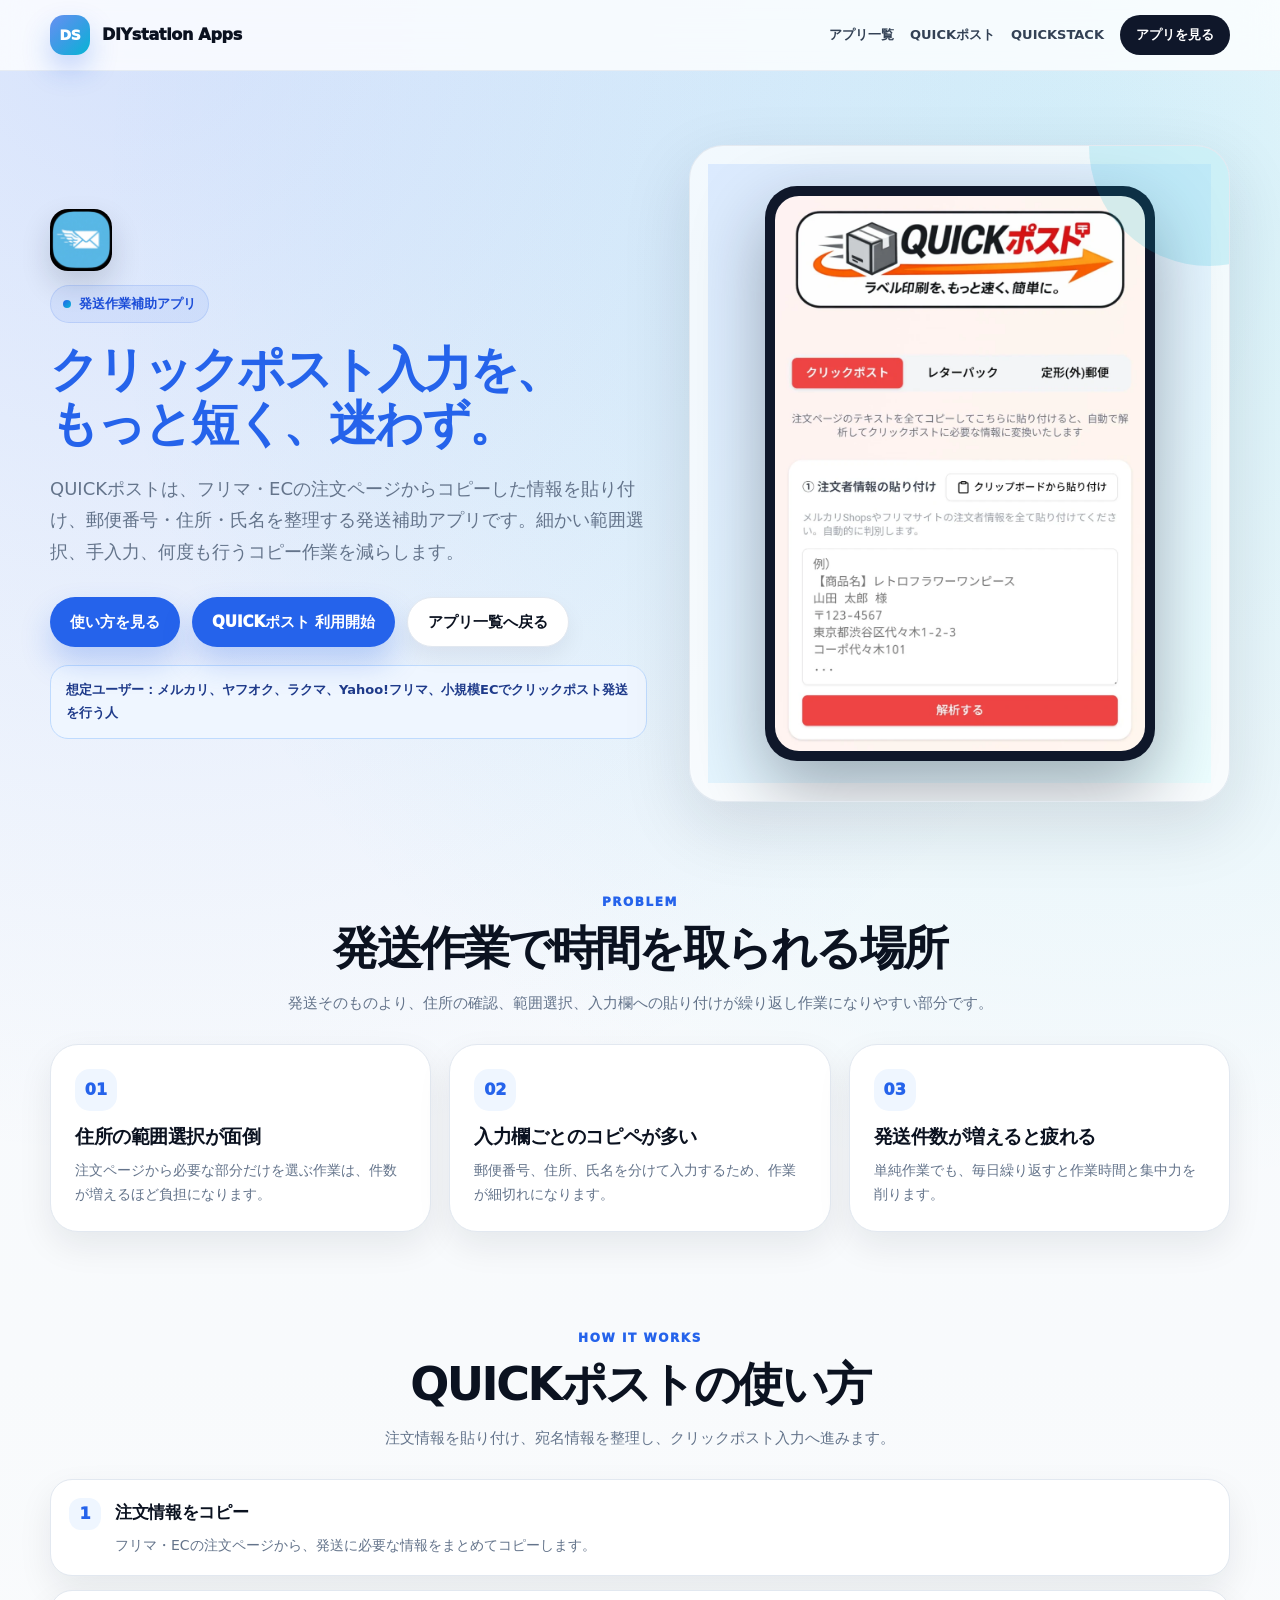
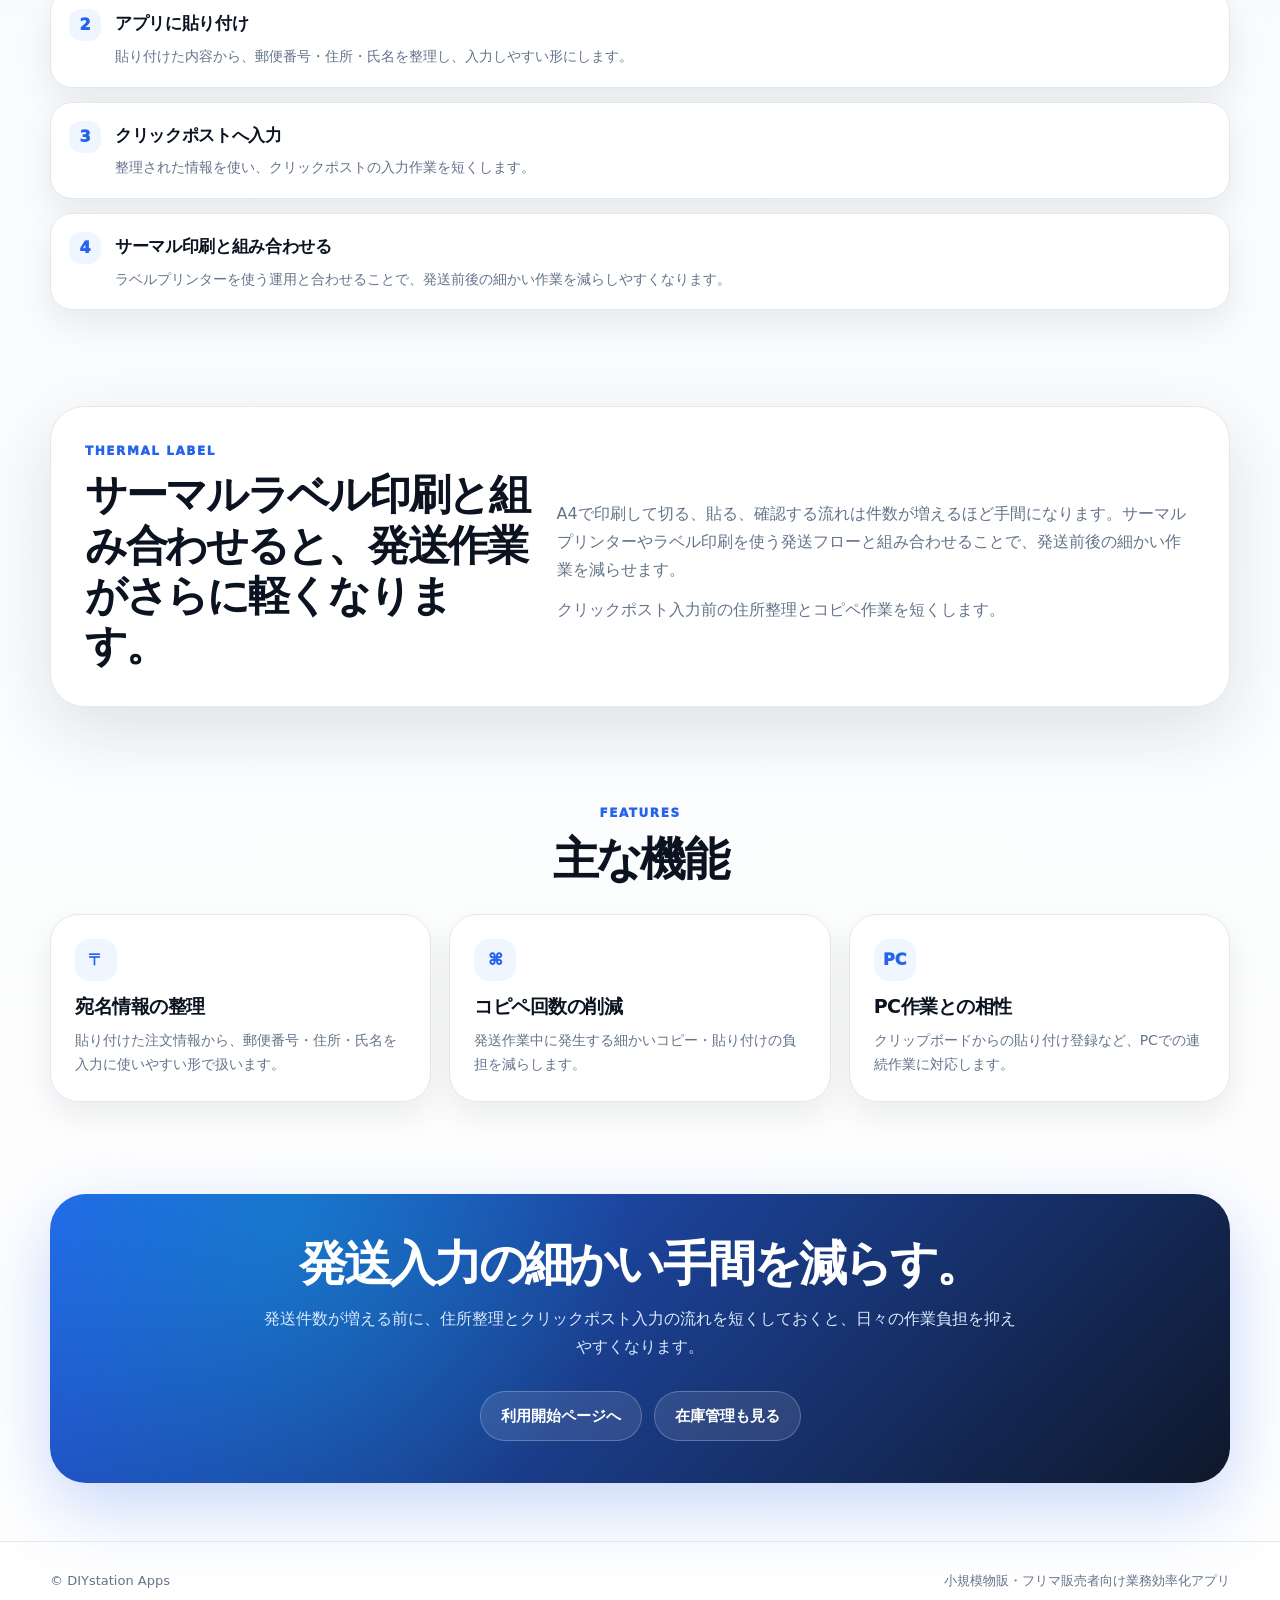
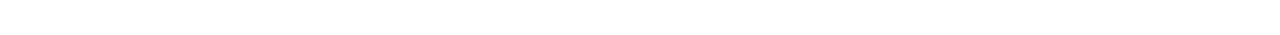
<file: quickpost.html>
<!DOCTYPE html>
<html lang="ja">
<head>
  <!-- Google tag (gtag.js) -->
  <script async src="https://www.googletagmanager.com/gtag/js?id=G-485066116"></script>
  <script>
    window.dataLayer = window.dataLayer || [];
    function gtag(){dataLayer.push(arguments);}
    gtag('js', new Date());
    gtag('config', 'G-485066116');
  </script>
  <meta charset="UTF-8" />
  <meta name="viewport" content="width=device-width, initial-scale=1.0, viewport-fit=cover" />
  <title>QUICKポスト | クリックポスト入力を短くする発送補助アプリ</title>
  <meta name="description" content="QUICKポストは、フリマ・ECの注文情報を貼り付け、クリックポスト入力に必要な郵便番号・住所・氏名を整理する発送補助アプリです。" />
  <meta property="og:title" content="QUICKポスト | クリックポスト入力を短くする発送補助アプリ" />
  <meta property="og:description" content="QUICKポストは、フリマ・ECの注文情報を貼り付け、クリックポスト入力に必要な郵便番号・住所・氏名を整理する発送補助アプリです。" />
  <meta property="og:type" content="website" />
  <meta property="og:image" content="./assets/quickpost-og.png" />
  <meta property="og:url" content="https://example.com/" />
  <link rel="preconnect" href="https://fonts.gstatic.com" crossorigin />
  <link rel="icon" href="./assets/quickstack-icon.png" />
  <link rel="stylesheet" href="./assets/site.css" />
</head>

<body>

<header class="header">
  <div class="header-inner">
    <a class="brand" href="./index.html" aria-label="DIYstation Apps">
      <div class="logo-mark">DS</div>
      <span>DIYstation Apps</span>
    </a>
    <nav class="nav" aria-label="Main navigation">
      <a href="./index.html#apps">アプリ一覧</a>
      <a href="./quickpost.html">QUICKポスト</a>
      <a href="./quickstack.html">QUICKSTACK</a>
      <a class="nav-cta" href="./index.html#apps">アプリを見る</a>
      <button class="mobile-menu-button" type="button" aria-label="メニューを開く" aria-expanded="false" data-mobile-menu>☰</button>
    </nav>
  </div>
</header>

<div class="mobile-drawer" aria-label="Mobile navigation">
  <a href="./index.html#apps">アプリ一覧を見る</a>
  <a href="./quickpost.html">QUICKポストを見る</a>
  <a href="./quickstack.html">QUICKSTACKを見る</a>
  <a class="primary" href="./index.html#apps">用途から選ぶ</a>
</div>

<main>
  <section class="hero">
    <div class="container hero-grid">
      <div>
        <picture>
          <source srcset="./assets/quickpost-icon.webp" type="image/webp">
          <img class="hero-app-icon" src="./assets/quickpost-icon.png" alt="QUICKポスト アイコン">
        </picture>
        <div class="eyebrow">発送作業補助アプリ</div>
        <h1 class="hero-title"><span class="line">クリックポスト入力を、</span><span class="line accent">もっと短く、迷わず。</span></h1>
        <p class="lead">QUICKポストは、フリマ・ECの注文ページからコピーした情報を貼り付け、郵便番号・住所・氏名を整理する発送補助アプリです。細かい範囲選択、手入力、何度も行うコピー作業を減らします。</p>
        <div class="actions">
          <a class="btn btn-primary" href="#how">使い方を見る</a>
          <a class="btn btn-primary" href="https://quick-post.net/" target="_blank">QUICKポスト 利用開始</a>
          <a class="btn btn-secondary" href="./index.html">アプリ一覧へ戻る</a>
        </div>
        <div class="notice">想定ユーザー：メルカリ、ヤフオク、ラクマ、Yahoo!フリマ、小規模ECでクリックポスト発送を行う人</div>
      </div>
      <div class="visual-wrap">
        <div class="app-screen">
          <div class="real-screen-frame quickpost">
  <picture>
    <source srcset="./assets/quickpost-screen.webp" type="image/webp">
    <img src="./assets/quickpost-screen.png" alt="QUICKポスト アプリ画面" loading="lazy">
  </picture>
</div>
        </div>
      </div></div>
      </div>
    </div>
  </section>

  <section class="section">
    <div class="container">
      <div class="section-head">
        <div class="kicker">Problem</div>
        <h2 class="section-title">発送作業で時間を取られる場所</h2>
        <p class="section-desc">発送そのものより、住所の確認、範囲選択、入力欄への貼り付けが繰り返し作業になりやすい部分です。</p>
      </div>
      <div class="cards-3">
        <div class="feature-card"><div class="icon">01</div><h3>住所の範囲選択が面倒</h3><p>注文ページから必要な部分だけを選ぶ作業は、件数が増えるほど負担になります。</p></div>
        <div class="feature-card"><div class="icon">02</div><h3>入力欄ごとのコピペが多い</h3><p>郵便番号、住所、氏名を分けて入力するため、作業が細切れになります。</p></div>
        <div class="feature-card"><div class="icon">03</div><h3>発送件数が増えると疲れる</h3><p>単純作業でも、毎日繰り返すと作業時間と集中力を削ります。</p></div>
      </div>
    </div>
  </section>

  <section id="how" class="section">
    <div class="container">
      <div class="section-head">
        <div class="kicker">How it works</div>
        <h2 class="section-title">QUICKポストの使い方</h2>
        <p class="section-desc">注文情報を貼り付け、宛名情報を整理し、クリックポスト入力へ進みます。</p>
      </div>
      <div class="timeline">
        <div class="timeline-item"><h3>注文情報をコピー</h3><p>フリマ・ECの注文ページから、発送に必要な情報をまとめてコピーします。</p></div>
        <div class="timeline-item"><h3>アプリに貼り付け</h3><p>貼り付けた内容から、郵便番号・住所・氏名を整理し、入力しやすい形にします。</p></div>
        <div class="timeline-item"><h3>クリックポストへ入力</h3><p>整理された情報を使い、クリックポストの入力作業を短くします。</p></div>
        <div class="timeline-item"><h3>サーマル印刷と組み合わせる</h3><p>ラベルプリンターを使う運用と合わせることで、発送前後の細かい作業を減らしやすくなります。</p></div>
      </div>
    </div>
  </section>

  <section class="section">
    <div class="container story">
      <div>
        <div class="kicker">Thermal label</div>
        <h2>サーマルラベル印刷と組み合わせると、発送作業がさらに軽くなります。</h2>
      </div>
      <div>
        <p>A4で印刷して切る、貼る、確認する流れは件数が増えるほど手間になります。サーマルプリンターやラベル印刷を使う発送フローと組み合わせることで、発送前後の細かい作業を減らせます。</p>
        <p>クリックポスト入力前の住所整理とコピペ作業を短くします。</p>
      </div>
    </div>
  </section>

  <section class="section">
    <div class="container">
      <div class="section-head">
        <div class="kicker">Features</div>
        <h2 class="section-title">主な機能</h2>
      </div>
      <div class="cards-3">
        <div class="feature-card"><div class="icon">〒</div><h3>宛名情報の整理</h3><p>貼り付けた注文情報から、郵便番号・住所・氏名を入力に使いやすい形で扱います。</p></div>
        <div class="feature-card"><div class="icon">⌘</div><h3>コピペ回数の削減</h3><p>発送作業中に発生する細かいコピー・貼り付けの負担を減らします。</p></div>
        <div class="feature-card"><div class="icon">PC</div><h3>PC作業との相性</h3><p>クリップボードからの貼り付け登録など、PCでの連続作業に対応します。</p></div>
      </div>
    </div>
  </section>

  <section class="container">
    <div class="cta">
      <h2>発送入力の細かい手間を減らす。</h2>
      <p>発送件数が増える前に、住所整理とクリックポスト入力の流れを短くしておくと、日々の作業負担を抑えやすくなります。</p>
      <div class="actions">
        <a class="btn btn-ghost" href="https://quick-post.net">利用開始ページへ</a>
        <a class="btn btn-ghost" href="./quickstack.html">在庫管理も見る</a>
      </div>
    </div>
  </section>
</main>

<footer class="footer">
  <div class="container footer-inner">
    <div>© DIYstation Apps</div>
    <div>小規模物販・フリマ販売者向け業務効率化アプリ</div>
  </div>
</footer>
<script src="./assets/site.js"></script>


<div class="mobile-bottom-cta" aria-label="Mobile quick actions">
  <a class="primary" href="#"><img class="mini-cta-icon" src="./assets/quickpost-icon.png" alt="">利用開始へ</a>
  <a href="./quickstack.html"><img class="mini-cta-icon" src="./assets/quickstack-icon.png" alt="">在庫も見る</a>
</div>
</body>
</html>
</file>
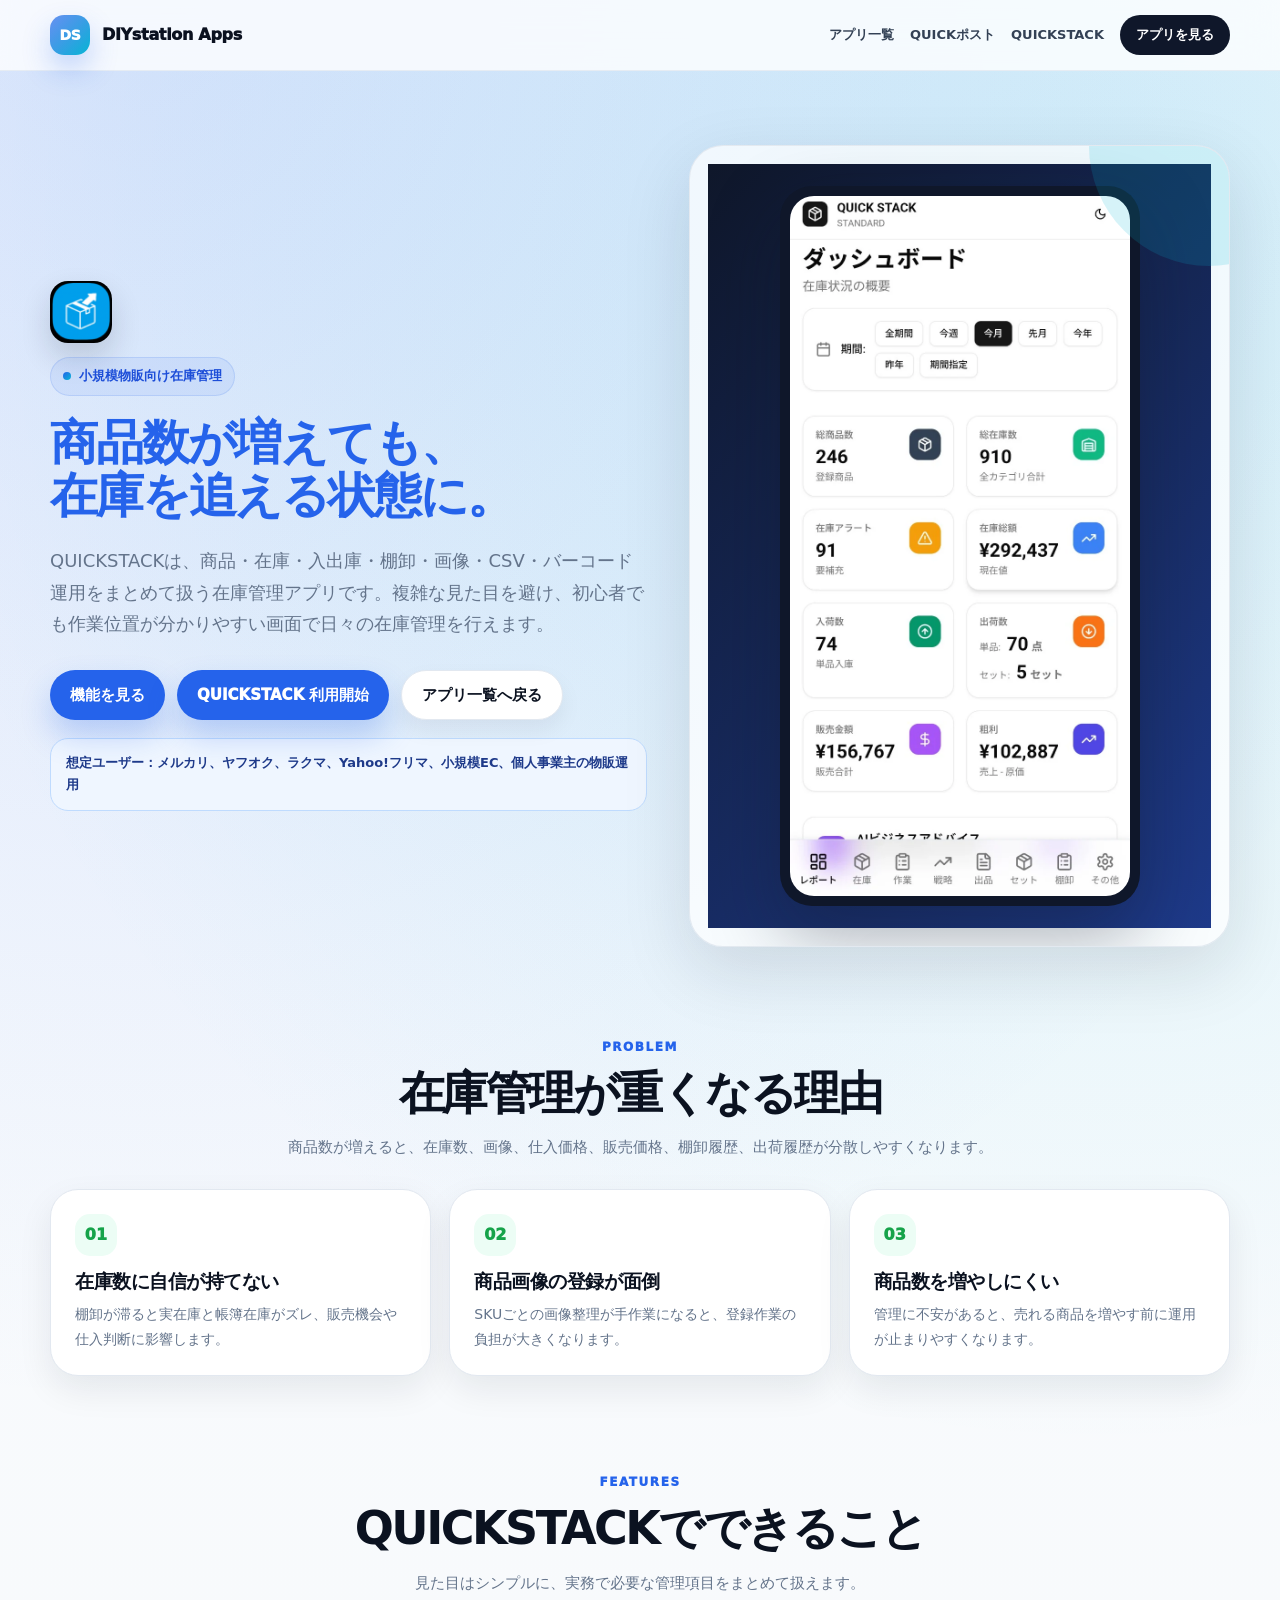
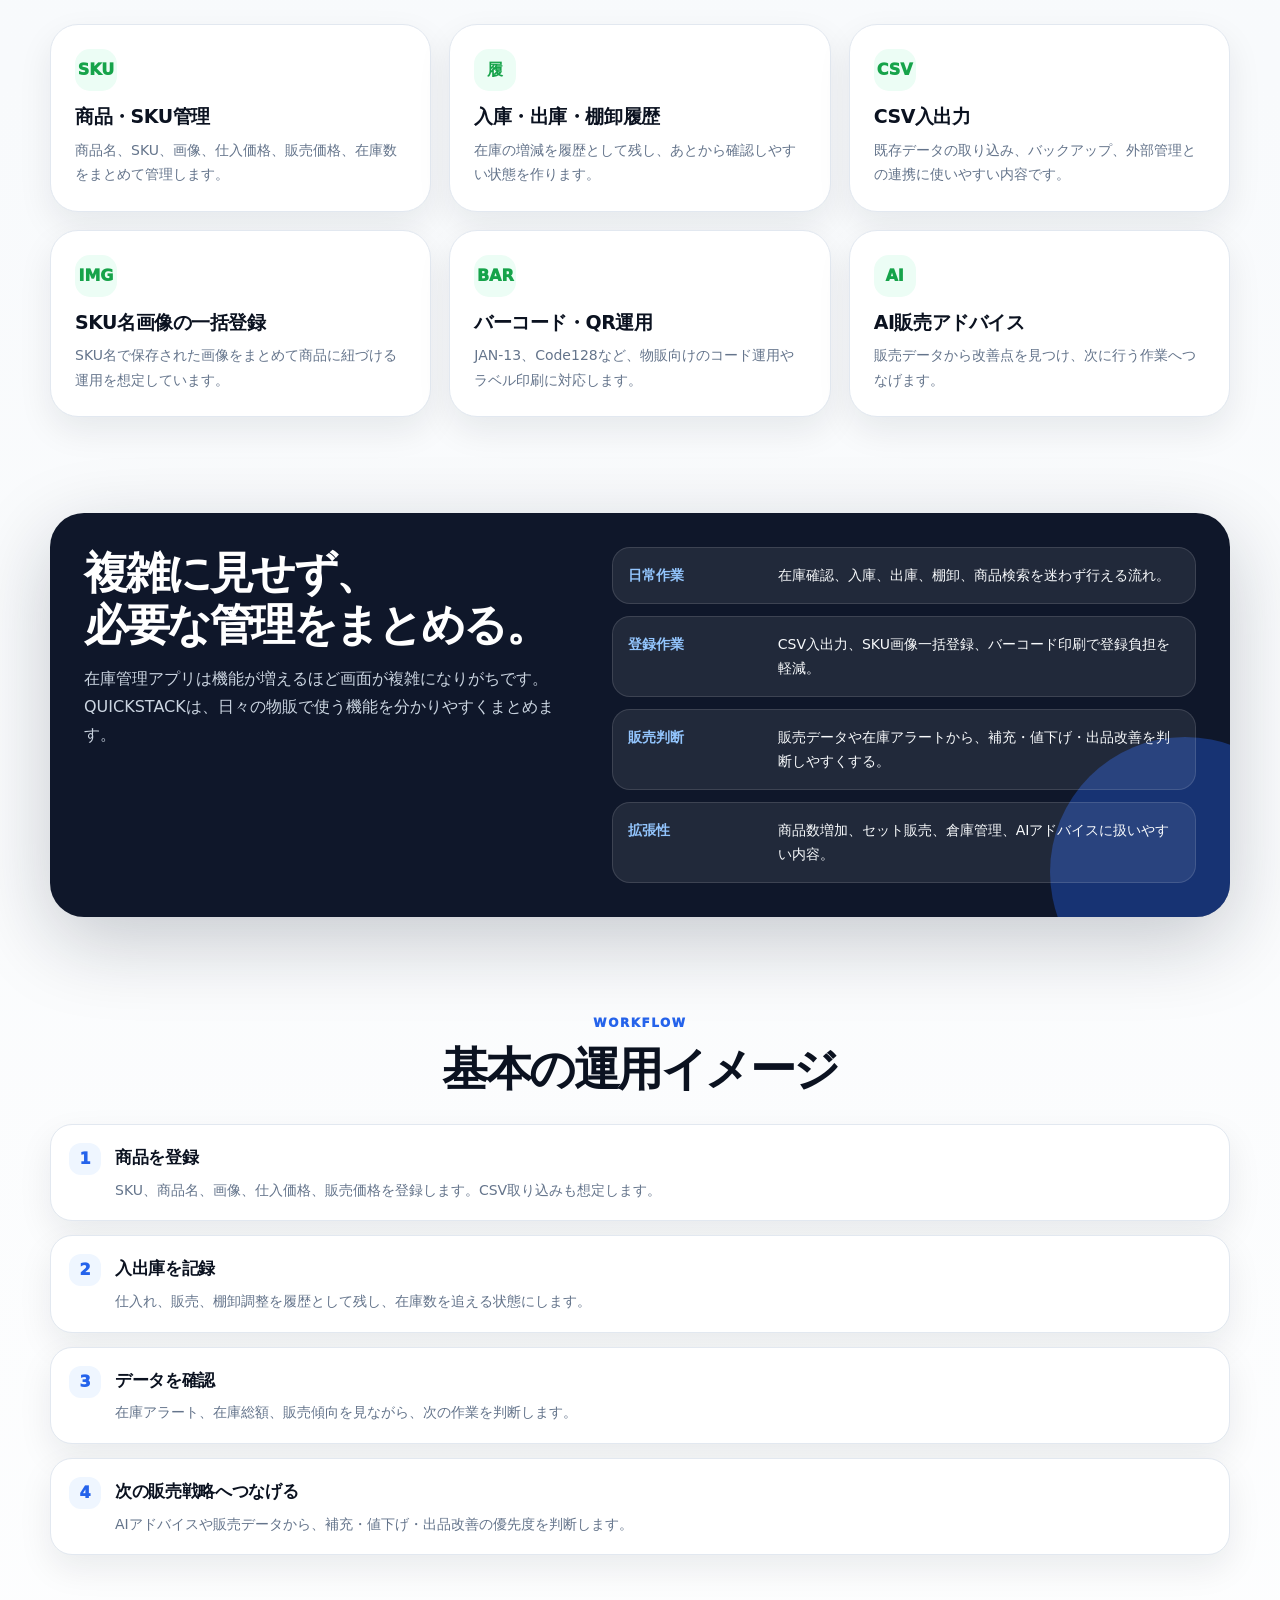
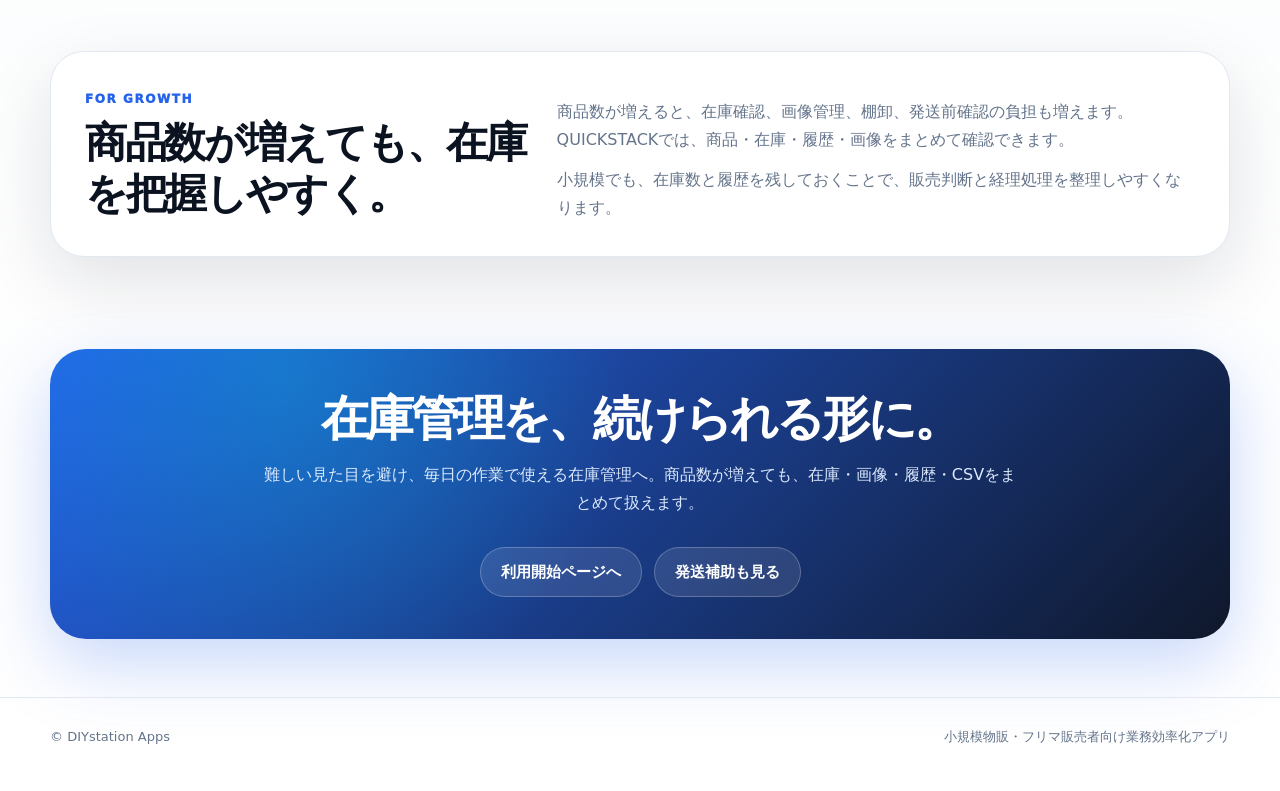
<file: quickstack.html>
<!DOCTYPE html>
<html lang="ja">
<head>
  <!-- Google tag (gtag.js) -->
  <script async src="https://www.googletagmanager.com/gtag/js?id=G-485066116"></script>
  <script>
    window.dataLayer = window.dataLayer || [];
    function gtag(){dataLayer.push(arguments);}
    gtag('js', new Date());
    gtag('config', 'G-485066116');
  </script>
  <meta charset="UTF-8" />
  <meta name="viewport" content="width=device-width, initial-scale=1.0, viewport-fit=cover" />
  <title>QUICKSTACK | 小規模物販向け在庫管理アプリ</title>
  <meta name="description" content="QUICKSTACKは、商品・在庫・入出庫・棚卸・画像・CSV・バーコード運用をまとめて扱う、小規模物販向けの在庫管理アプリです。" />
  <meta property="og:title" content="QUICKSTACK | 小規模物販向け在庫管理アプリ" />
  <meta property="og:description" content="QUICKSTACKは、商品・在庫・入出庫・棚卸・画像・CSV・バーコード運用をまとめて扱う、小規模物販向けの在庫管理アプリです。" />
  <meta property="og:type" content="website" />
  <meta property="og:image" content="./assets/quickstack-og.png" />
  <meta property="og:url" content="https://example.com/" />
  <link rel="preconnect" href="https://fonts.gstatic.com" crossorigin />
  <link rel="icon" href="./assets/quickstack-icon.png" />
  <link rel="stylesheet" href="./assets/site.css" />
</head>

<body>

<header class="header">
  <div class="header-inner">
    <a class="brand" href="./index.html" aria-label="DIYstation Apps">
      <div class="logo-mark">DS</div>
      <span>DIYstation Apps</span>
    </a>
    <nav class="nav" aria-label="Main navigation">
      <a href="./index.html#apps">アプリ一覧</a>
      <a href="./quickpost.html">QUICKポスト</a>
      <a href="./quickstack.html">QUICKSTACK</a>
      <a class="nav-cta" href="./index.html#apps">アプリを見る</a>
      <button class="mobile-menu-button" type="button" aria-label="メニューを開く" aria-expanded="false" data-mobile-menu>☰</button>
    </nav>
  </div>
</header>

<div class="mobile-drawer" aria-label="Mobile navigation">
  <a href="./index.html#apps">アプリ一覧を見る</a>
  <a href="./quickpost.html">QUICKポストを見る</a>
  <a href="./quickstack.html">QUICKSTACKを見る</a>
  <a class="primary" href="./index.html#apps">用途から選ぶ</a>
</div>

<main>
  <section class="hero">
    <div class="container hero-grid">
      <div>
        <picture>
          <source srcset="./assets/quickstack-icon.webp" type="image/webp">
          <img class="hero-app-icon" src="./assets/quickstack-icon.png" alt="QUICKSTACK アイコン">
        </picture>
        <div class="eyebrow">小規模物販向け在庫管理</div>
        <h1 class="hero-title"><span class="line">商品数が増えても、</span><span class="line accent">在庫を追える状態に。</span></h1>
        <p class="lead">QUICKSTACKは、商品・在庫・入出庫・棚卸・画像・CSV・バーコード運用をまとめて扱う在庫管理アプリです。複雑な見た目を避け、初心者でも作業位置が分かりやすい画面で日々の在庫管理を行えます。</p>
        <div class="actions">
          <a class="btn btn-primary" href="#features">機能を見る</a>
          <a class="btn btn-primary" href="https://quick-stack.net/" target="_blank">QUICKSTACK 利用開始</a>
          <a class="btn btn-secondary" href="./index.html">アプリ一覧へ戻る</a>
        </div>
        <div class="notice">想定ユーザー：メルカリ、ヤフオク、ラクマ、Yahoo!フリマ、小規模EC、個人事業主の物販運用</div>
      </div>
      <div class="visual-wrap">
        <div class="app-screen dark">
          <div class="real-screen-frame tall">
  <picture>
    <source srcset="./assets/quickstack-screen.webp" type="image/webp">
    <img src="./assets/quickstack-screen.png" alt="QUICKSTACK ダッシュボード画面" loading="lazy">
  </picture>
</div>
        </div>
      </div></div>
      </div>
    </div>
  </section>

  <section class="section">
    <div class="container">
      <div class="section-head">
        <div class="kicker">Problem</div>
        <h2 class="section-title">在庫管理が重くなる理由</h2>
        <p class="section-desc">商品数が増えると、在庫数、画像、仕入価格、販売価格、棚卸履歴、出荷履歴が分散しやすくなります。</p>
      </div>
      <div class="cards-3">
        <div class="feature-card"><div class="icon green">01</div><h3>在庫数に自信が持てない</h3><p>棚卸が滞ると実在庫と帳簿在庫がズレ、販売機会や仕入判断に影響します。</p></div>
        <div class="feature-card"><div class="icon green">02</div><h3>商品画像の登録が面倒</h3><p>SKUごとの画像整理が手作業になると、登録作業の負担が大きくなります。</p></div>
        <div class="feature-card"><div class="icon green">03</div><h3>商品数を増やしにくい</h3><p>管理に不安があると、売れる商品を増やす前に運用が止まりやすくなります。</p></div>
      </div>
    </div>
  </section>

  <section id="features" class="section">
    <div class="container">
      <div class="section-head">
        <div class="kicker">Features</div>
        <h2 class="section-title">QUICKSTACKでできること</h2>
        <p class="section-desc">見た目はシンプルに、実務で必要な管理項目をまとめて扱えます。</p>
      </div>
      <div class="cards-3">
        <div class="feature-card"><div class="icon green">SKU</div><h3>商品・SKU管理</h3><p>商品名、SKU、画像、仕入価格、販売価格、在庫数をまとめて管理します。</p></div>
        <div class="feature-card"><div class="icon green">履</div><h3>入庫・出庫・棚卸履歴</h3><p>在庫の増減を履歴として残し、あとから確認しやすい状態を作ります。</p></div>
        <div class="feature-card"><div class="icon green">CSV</div><h3>CSV入出力</h3><p>既存データの取り込み、バックアップ、外部管理との連携に使いやすい内容です。</p></div>
        <div class="feature-card"><div class="icon green">IMG</div><h3>SKU名画像の一括登録</h3><p>SKU名で保存された画像をまとめて商品に紐づける運用を想定しています。</p></div>
        <div class="feature-card"><div class="icon green">BAR</div><h3>バーコード・QR運用</h3><p>JAN-13、Code128など、物販向けのコード運用やラベル印刷に対応します。</p></div>
        <div class="feature-card"><div class="icon green">AI</div><h3>AI販売アドバイス</h3><p>販売データから改善点を見つけ、次に行う作業へつなげます。</p></div>
      </div>
    </div>
  </section>

  <section class="section">
    <div class="container">
      <div class="dark-panel">
        <div class="dark-grid">
          <div>
            <h2>複雑に見せず、<br>必要な管理をまとめる。</h2>
            <p>在庫管理アプリは機能が増えるほど画面が複雑になりがちです。QUICKSTACKは、日々の物販で使う機能を分かりやすくまとめます。</p>
          </div>
          <div class="compare-table">
            <div class="compare-row"><div class="compare-label">日常作業</div><div class="compare-text">在庫確認、入庫、出庫、棚卸、商品検索を迷わず行える流れ。</div></div>
            <div class="compare-row"><div class="compare-label">登録作業</div><div class="compare-text">CSV入出力、SKU画像一括登録、バーコード印刷で登録負担を軽減。</div></div>
            <div class="compare-row"><div class="compare-label">販売判断</div><div class="compare-text">販売データや在庫アラートから、補充・値下げ・出品改善を判断しやすくする。</div></div>
            <div class="compare-row"><div class="compare-label">拡張性</div><div class="compare-text">商品数増加、セット販売、倉庫管理、AIアドバイスに扱いやすい内容。</div></div>
          </div>
        </div>
      </div>
    </div>
  </section>

  <section class="section">
    <div class="container">
      <div class="section-head">
        <div class="kicker">Workflow</div>
        <h2 class="section-title">基本の運用イメージ</h2>
      </div>
      <div class="timeline">
        <div class="timeline-item"><h3>商品を登録</h3><p>SKU、商品名、画像、仕入価格、販売価格を登録します。CSV取り込みも想定します。</p></div>
        <div class="timeline-item"><h3>入出庫を記録</h3><p>仕入れ、販売、棚卸調整を履歴として残し、在庫数を追える状態にします。</p></div>
        <div class="timeline-item"><h3>データを確認</h3><p>在庫アラート、在庫総額、販売傾向を見ながら、次の作業を判断します。</p></div>
        <div class="timeline-item"><h3>次の販売戦略へつなげる</h3><p>AIアドバイスや販売データから、補充・値下げ・出品改善の優先度を判断します。</p></div>
      </div>
    </div>
  </section>

  <section class="section">
    <div class="container story">
      <div>
        <div class="kicker">For growth</div>
        <h2>商品数が増えても、在庫を把握しやすく。</h2>
      </div>
      <div>
        <p>商品数が増えると、在庫確認、画像管理、棚卸、発送前確認の負担も増えます。QUICKSTACKでは、商品・在庫・履歴・画像をまとめて確認できます。</p>
        <p>小規模でも、在庫数と履歴を残しておくことで、販売判断と経理処理を整理しやすくなります。</p>
      </div>
    </div>
  </section>

  <section class="container">
    <div class="cta">
      <h2>在庫管理を、続けられる形に。</h2>
      <p>難しい見た目を避け、毎日の作業で使える在庫管理へ。商品数が増えても、在庫・画像・履歴・CSVをまとめて扱えます。</p>
      <div class="actions">
        <a class="btn btn-ghost" href="https://quick-stack.net">利用開始ページへ</a>
        <a class="btn btn-ghost" href="./quickpost.html">発送補助も見る</a>
      </div>
    </div>
  </section>
</main>

<footer class="footer">
  <div class="container footer-inner">
    <div>© DIYstation Apps</div>
    <div>小規模物販・フリマ販売者向け業務効率化アプリ</div>
  </div>
</footer>
<script src="./assets/site.js"></script>


<div class="mobile-bottom-cta" aria-label="Mobile quick actions">
  <a class="primary" href="#"><img class="mini-cta-icon" src="./assets/quickstack-icon.png" alt="">利用開始へ</a>
  <a href="./quickpost.html"><img class="mini-cta-icon" src="./assets/quickpost-icon.png" alt="">発送も見る</a>
</div>
</body>
</html>
</file>
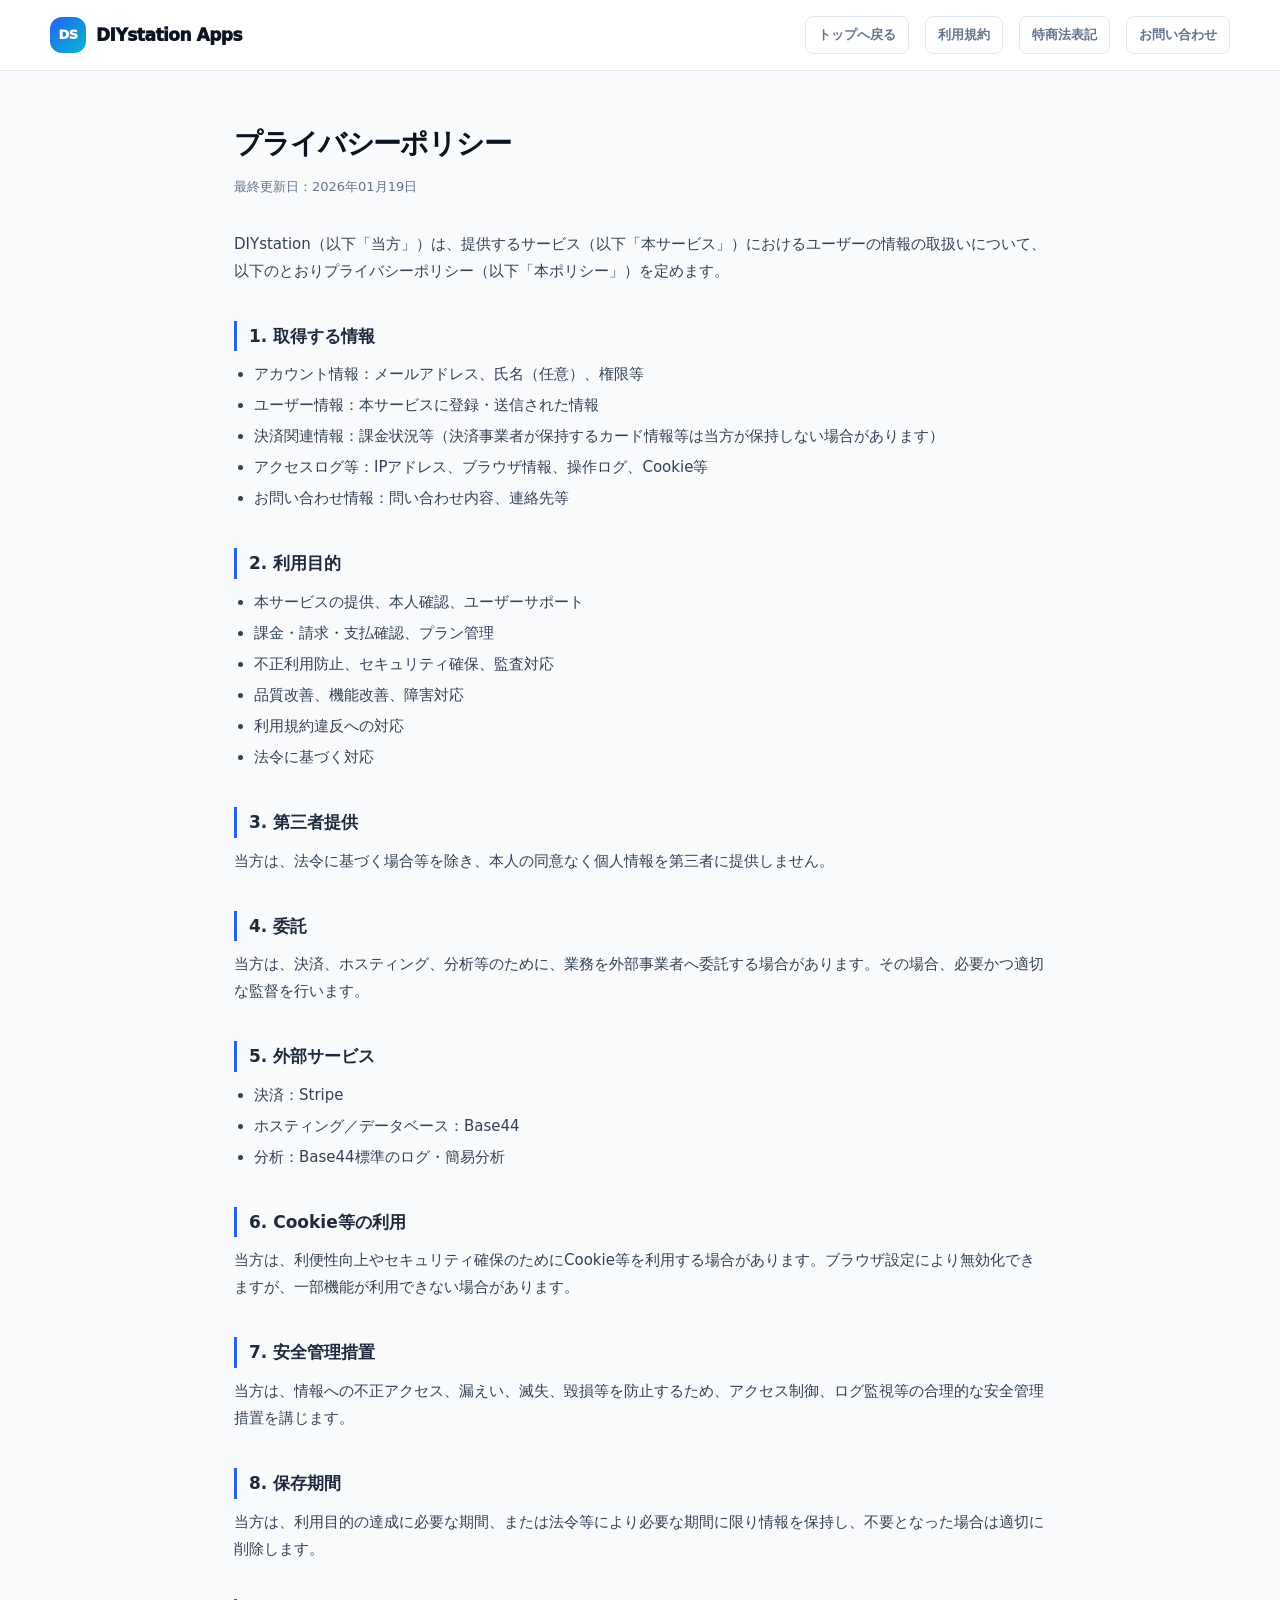
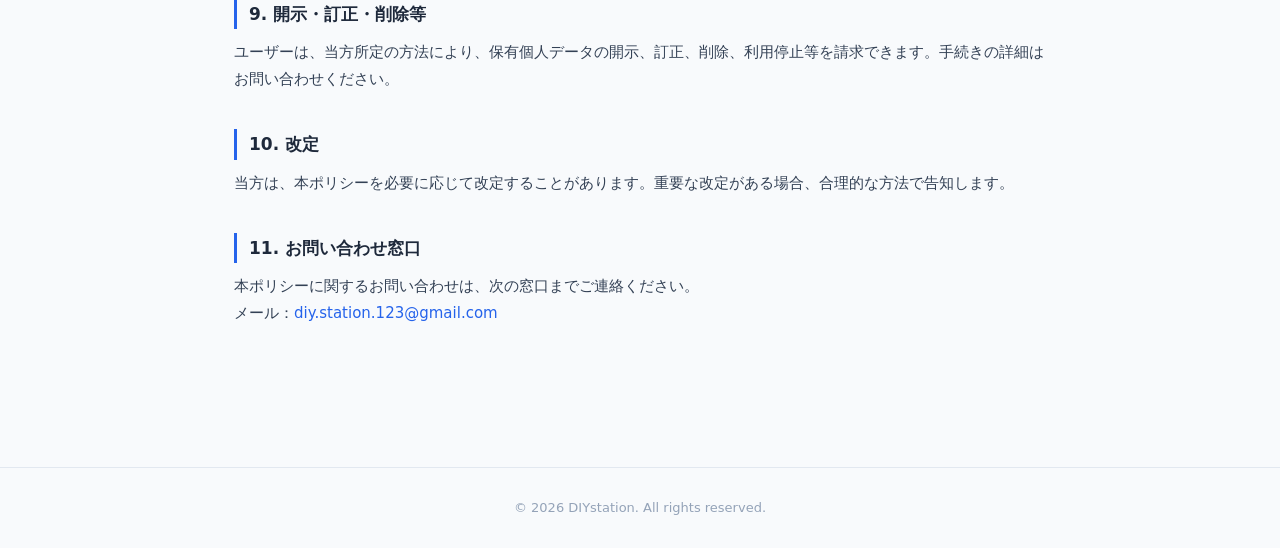
<file: legal/privacy.html>
<!DOCTYPE html>
<html lang="ja">
<head>
  <!-- Google tag (gtag.js) -->
  <script async src="https://www.googletagmanager.com/gtag/js?id=G-485066116"></script>
  <script>
    window.dataLayer = window.dataLayer || [];
    function gtag(){dataLayer.push(arguments);}
    gtag('js', new Date());
    gtag('config', 'G-485066116');
  </script>
  <meta charset="UTF-8" />
  <meta name="viewport" content="width=device-width, initial-scale=1.0" />
  <title>プライバシーポリシー | DIYstation Apps</title>
  <meta name="description" content="DIYstation Apps のプライバシーポリシーです。" />
  <link rel="icon" href="../assets/quickstack-icon.png" />
  <style>
    *{box-sizing:border-box;margin:0;padding:0}
    body{font-family:Inter,"Noto Sans JP",system-ui,-apple-system,sans-serif;line-height:1.8;color:#0b1220;background:#f8fafc}
    a{color:inherit;text-decoration:none}
    .header{background:rgba(255,255,255,.95);border-bottom:1px solid #e2e8f0;padding:0 32px;position:sticky;top:0;z-index:50}
    .header-inner{max-width:1180px;margin:0 auto;height:70px;display:flex;align-items:center;justify-content:space-between}
    .brand{font-size:17px;font-weight:950;letter-spacing:-.03em;display:flex;align-items:center;gap:10px}
    .logo-mark{width:36px;height:36px;border-radius:12px;background:linear-gradient(135deg,#2563eb,#06b6d4);color:#fff;display:grid;place-items:center;font-size:13px;font-weight:950}
    .nav-links{display:flex;gap:16px;flex-wrap:wrap}
    .nav-links a{font-size:13px;font-weight:700;color:#64748b;padding:6px 12px;border:1px solid #e2e8f0;border-radius:8px;transition:background .15s}
    .nav-links a:hover{background:#f1f5f9;color:#0b1220}
    main{max-width:860px;margin:48px auto;padding:0 24px 80px}
    .page-title{font-size:28px;font-weight:950;letter-spacing:-.04em;margin-bottom:6px}
    .updated{font-size:13px;color:#64748b;margin-bottom:32px}
    h2{font-size:17px;font-weight:900;margin-top:36px;margin-bottom:10px;color:#1e293b;padding-left:12px;border-left:3px solid #2563eb}
    p{font-size:15px;color:#334155;margin-bottom:12px}
    ul{padding-left:20px;margin-bottom:12px}
    li{font-size:15px;color:#334155;margin-bottom:4px}
    .footer{border-top:1px solid #e2e8f0;padding:28px 0;text-align:center;font-size:13px;color:#94a3b8;margin-top:40px}
  </style>
</head>
<body>
  <header class="header">
    <div class="header-inner">
      <a class="brand" href="../index.html">
        <div class="logo-mark">DS</div>
        DIYstation Apps
      </a>
      <nav class="nav-links">
        <a href="../index.html">トップへ戻る</a>
        <a href="./terms.html">利用規約</a>
        <a href="./tokusho.html">特商法表記</a>
        <a href="mailto:diy.station.123@gmail.com">お問い合わせ</a>
      </nav>
    </div>
  </header>

  <main>
    <div class="page-title">プライバシーポリシー</div>
    <div class="updated">最終更新日：2026年01月19日</div>

    <p>DIYstation（以下「当方」）は、提供するサービス（以下「本サービス」）におけるユーザーの情報の取扱いについて、以下のとおりプライバシーポリシー（以下「本ポリシー」）を定めます。</p>

    <h2>1. 取得する情報</h2>
    <ul>
      <li>アカウント情報：メールアドレス、氏名（任意）、権限等</li>
      <li>ユーザー情報：本サービスに登録・送信された情報</li>
      <li>決済関連情報：課金状況等（決済事業者が保持するカード情報等は当方が保持しない場合があります）</li>
      <li>アクセスログ等：IPアドレス、ブラウザ情報、操作ログ、Cookie等</li>
      <li>お問い合わせ情報：問い合わせ内容、連絡先等</li>
    </ul>

    <h2>2. 利用目的</h2>
    <ul>
      <li>本サービスの提供、本人確認、ユーザーサポート</li>
      <li>課金・請求・支払確認、プラン管理</li>
      <li>不正利用防止、セキュリティ確保、監査対応</li>
      <li>品質改善、機能改善、障害対応</li>
      <li>利用規約違反への対応</li>
      <li>法令に基づく対応</li>
    </ul>

    <h2>3. 第三者提供</h2>
    <p>当方は、法令に基づく場合等を除き、本人の同意なく個人情報を第三者に提供しません。</p>

    <h2>4. 委託</h2>
    <p>当方は、決済、ホスティング、分析等のために、業務を外部事業者へ委託する場合があります。その場合、必要かつ適切な監督を行います。</p>

    <h2>5. 外部サービス</h2>
    <ul>
      <li>決済：Stripe</li>
      <li>ホスティング／データベース：Base44</li>
      <li>分析：Base44標準のログ・簡易分析</li>
    </ul>

    <h2>6. Cookie等の利用</h2>
    <p>当方は、利便性向上やセキュリティ確保のためにCookie等を利用する場合があります。ブラウザ設定により無効化できますが、一部機能が利用できない場合があります。</p>

    <h2>7. 安全管理措置</h2>
    <p>当方は、情報への不正アクセス、漏えい、滅失、毀損等を防止するため、アクセス制御、ログ監視等の合理的な安全管理措置を講じます。</p>

    <h2>8. 保存期間</h2>
    <p>当方は、利用目的の達成に必要な期間、または法令等により必要な期間に限り情報を保持し、不要となった場合は適切に削除します。</p>

    <h2>9. 開示・訂正・削除等</h2>
    <p>ユーザーは、当方所定の方法により、保有個人データの開示、訂正、削除、利用停止等を請求できます。手続きの詳細はお問い合わせください。</p>

    <h2>10. 改定</h2>
    <p>当方は、本ポリシーを必要に応じて改定することがあります。重要な改定がある場合、合理的な方法で告知します。</p>

    <h2>11. お問い合わせ窓口</h2>
    <p>
      本ポリシーに関するお問い合わせは、次の窓口までご連絡ください。<br>
      メール：<a href="mailto:diy.station.123@gmail.com" style="color:#2563eb">diy.station.123@gmail.com</a>
    </p>
  </main>

  <footer class="footer">
    © <span id="y"></span> DIYstation. All rights reserved.
    <script>document.getElementById("y").textContent=new Date().getFullYear()</script>
  </footer>
</body>
</html>
</file>
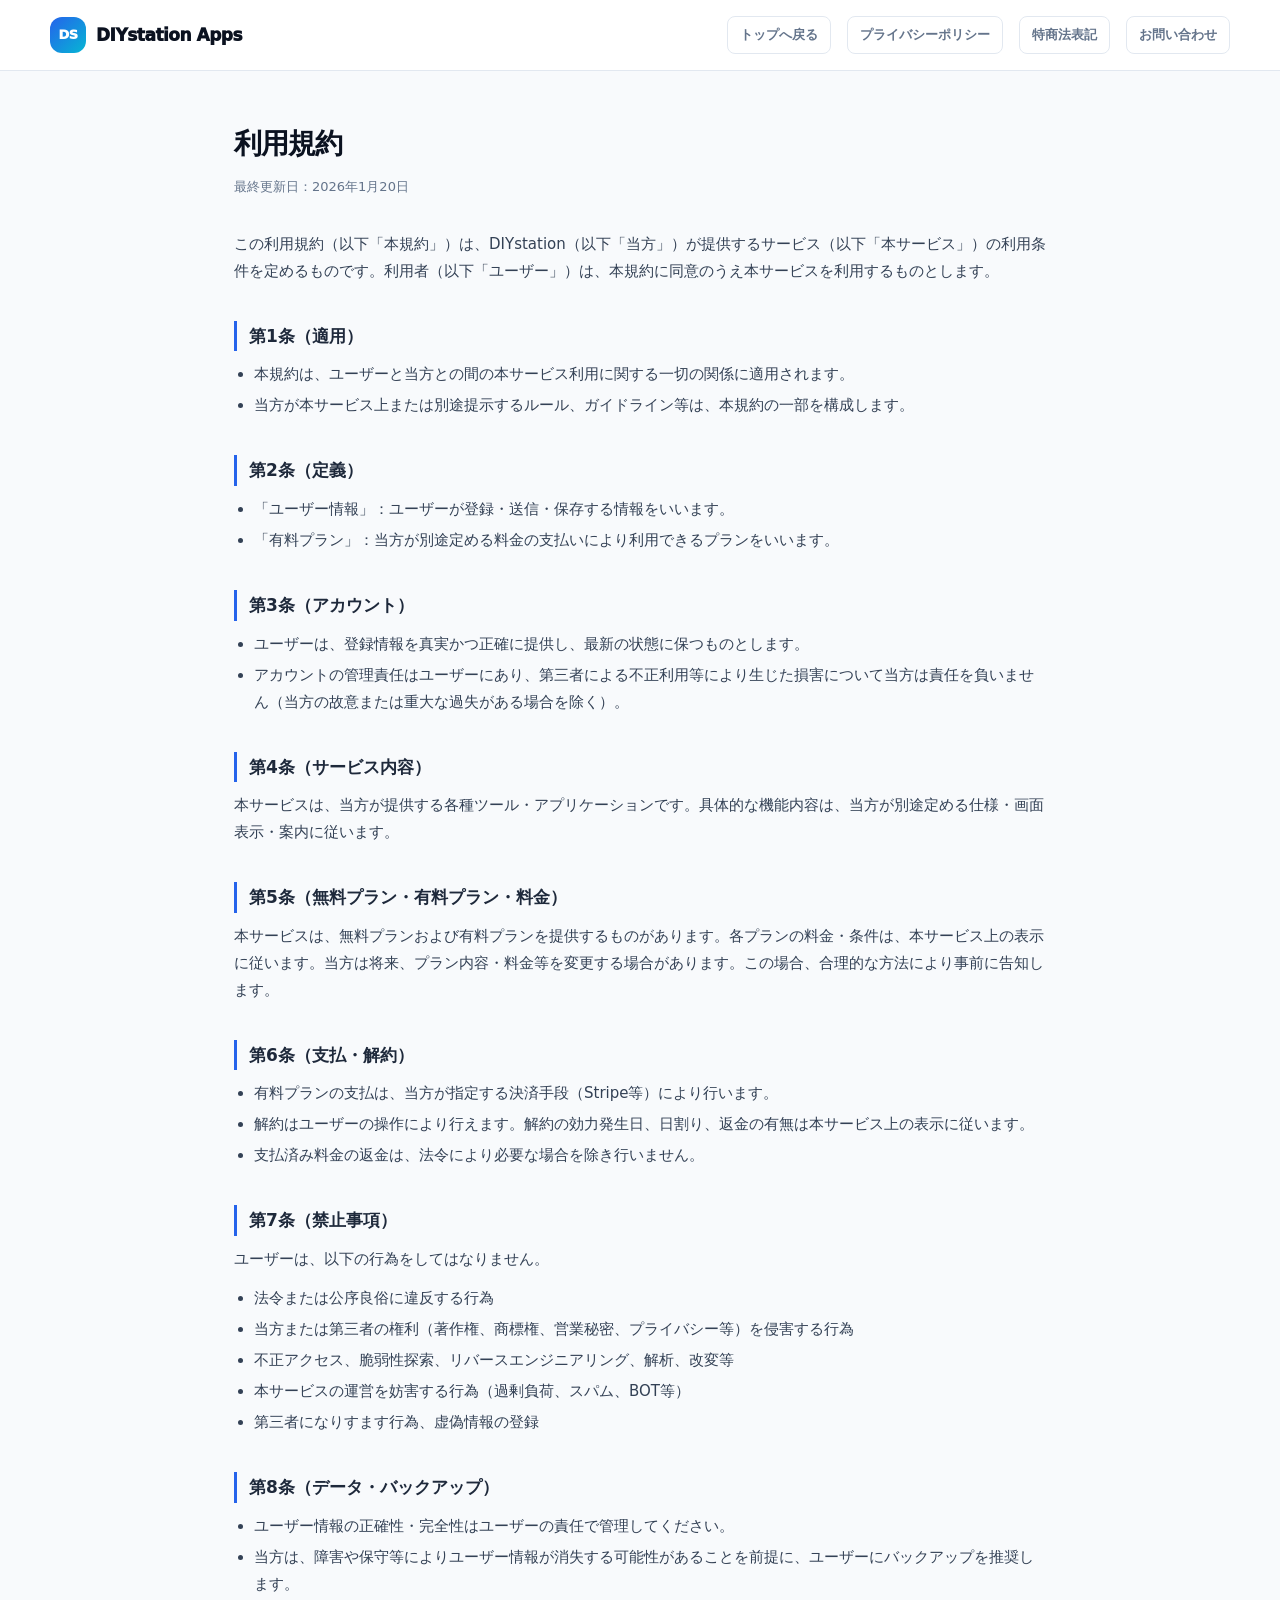
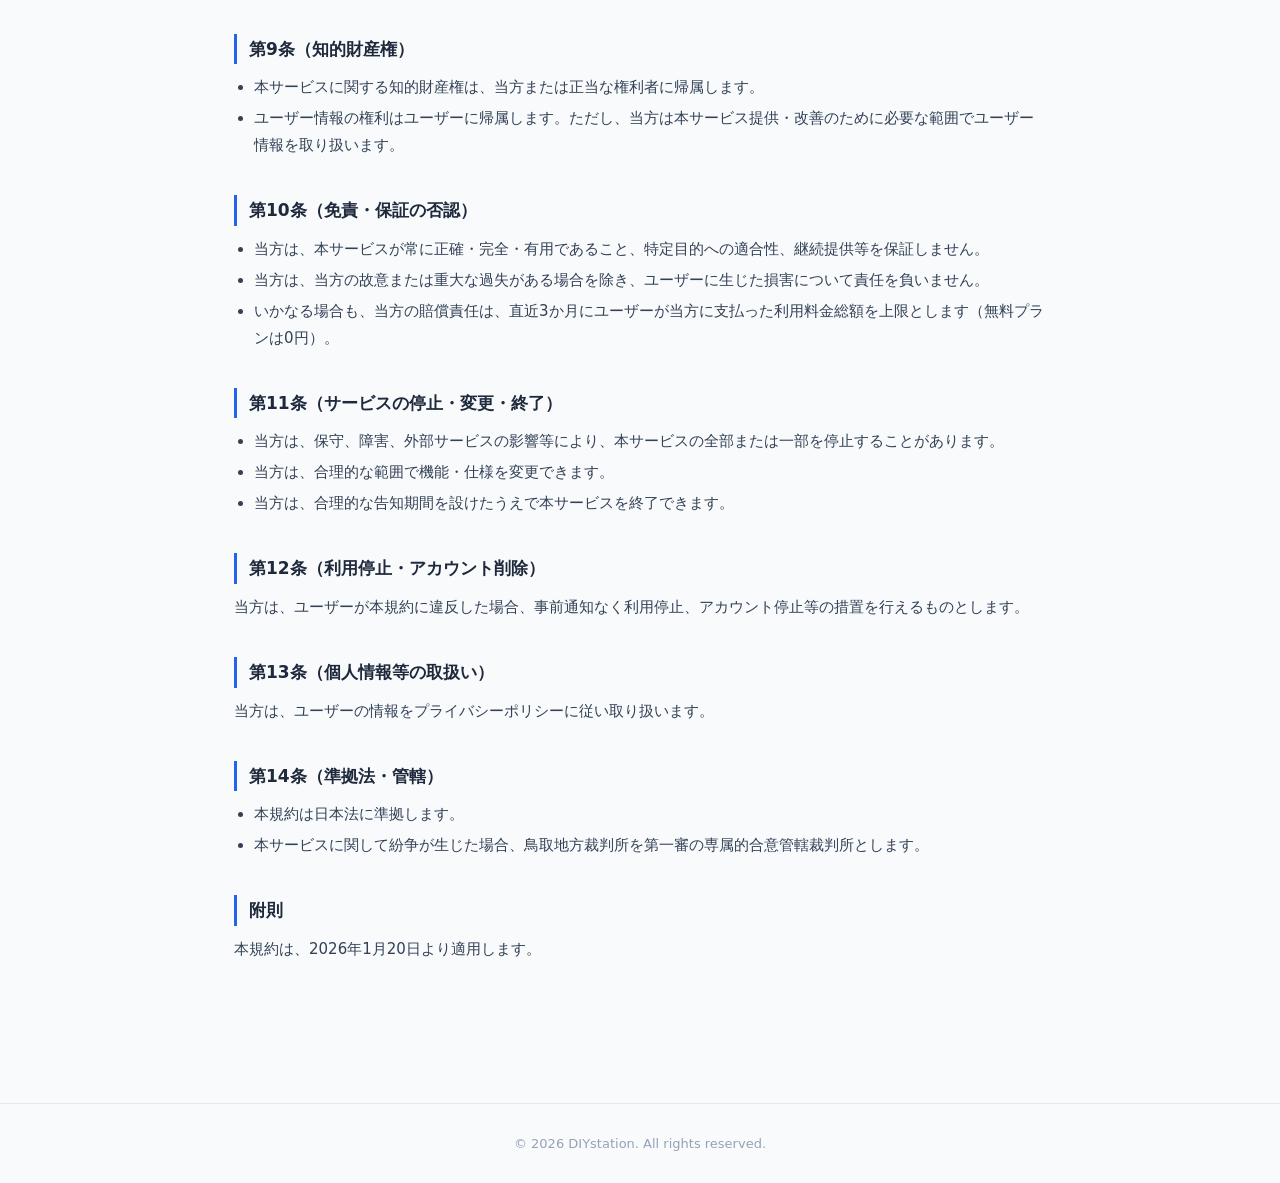
<file: legal/terms.html>
<!DOCTYPE html>
<html lang="ja">
<head>
  <!-- Google tag (gtag.js) -->
  <script async src="https://www.googletagmanager.com/gtag/js?id=G-485066116"></script>
  <script>
    window.dataLayer = window.dataLayer || [];
    function gtag(){dataLayer.push(arguments);}
    gtag('js', new Date());
    gtag('config', 'G-485066116');
  </script>
  <meta charset="UTF-8" />
  <meta name="viewport" content="width=device-width, initial-scale=1.0" />
  <title>利用規約 | DIYstation Apps</title>
  <meta name="description" content="DIYstation Apps の利用規約です。" />
  <link rel="icon" href="../assets/quickstack-icon.png" />
  <style>
    *{box-sizing:border-box;margin:0;padding:0}
    body{font-family:Inter,"Noto Sans JP",system-ui,-apple-system,sans-serif;line-height:1.8;color:#0b1220;background:#f8fafc}
    a{color:inherit;text-decoration:none}
    .header{background:rgba(255,255,255,.95);border-bottom:1px solid #e2e8f0;padding:0 32px;position:sticky;top:0;z-index:50}
    .header-inner{max-width:1180px;margin:0 auto;height:70px;display:flex;align-items:center;justify-content:space-between}
    .brand{font-size:17px;font-weight:950;letter-spacing:-.03em;display:flex;align-items:center;gap:10px}
    .logo-mark{width:36px;height:36px;border-radius:12px;background:linear-gradient(135deg,#2563eb,#06b6d4);color:#fff;display:grid;place-items:center;font-size:13px;font-weight:950}
    .nav-links{display:flex;gap:16px;flex-wrap:wrap}
    .nav-links a{font-size:13px;font-weight:700;color:#64748b;padding:6px 12px;border:1px solid #e2e8f0;border-radius:8px;transition:background .15s}
    .nav-links a:hover{background:#f1f5f9;color:#0b1220}
    main{max-width:860px;margin:48px auto;padding:0 24px 80px}
    .page-title{font-size:28px;font-weight:950;letter-spacing:-.04em;margin-bottom:6px}
    .updated{font-size:13px;color:#64748b;margin-bottom:32px}
    h2{font-size:17px;font-weight:900;margin-top:36px;margin-bottom:10px;color:#1e293b;padding-left:12px;border-left:3px solid #2563eb}
    h3{font-size:15px;font-weight:800;margin-top:20px;margin-bottom:8px;color:#1e293b}
    p{font-size:15px;color:#334155;margin-bottom:12px}
    ul{padding-left:20px;margin-bottom:12px}
    li{font-size:15px;color:#334155;margin-bottom:4px}
    .footer{border-top:1px solid #e2e8f0;padding:28px 0;text-align:center;font-size:13px;color:#94a3b8;margin-top:40px}
  </style>
</head>
<body>
  <header class="header">
    <div class="header-inner">
      <a class="brand" href="../index.html">
        <div class="logo-mark">DS</div>
        DIYstation Apps
      </a>
      <nav class="nav-links">
        <a href="../index.html">トップへ戻る</a>
        <a href="./privacy.html">プライバシーポリシー</a>
        <a href="./tokusho.html">特商法表記</a>
        <a href="mailto:diy.station.123@gmail.com">お問い合わせ</a>
      </nav>
    </div>
  </header>

  <main>
    <div class="page-title">利用規約</div>
    <div class="updated">最終更新日：2026年1月20日</div>

    <p>この利用規約（以下「本規約」）は、DIYstation（以下「当方」）が提供するサービス（以下「本サービス」）の利用条件を定めるものです。利用者（以下「ユーザー」）は、本規約に同意のうえ本サービスを利用するものとします。</p>

    <h2>第1条（適用）</h2>
    <ul>
      <li>本規約は、ユーザーと当方との間の本サービス利用に関する一切の関係に適用されます。</li>
      <li>当方が本サービス上または別途提示するルール、ガイドライン等は、本規約の一部を構成します。</li>
    </ul>

    <h2>第2条（定義）</h2>
    <ul>
      <li>「ユーザー情報」：ユーザーが登録・送信・保存する情報をいいます。</li>
      <li>「有料プラン」：当方が別途定める料金の支払いにより利用できるプランをいいます。</li>
    </ul>

    <h2>第3条（アカウント）</h2>
    <ul>
      <li>ユーザーは、登録情報を真実かつ正確に提供し、最新の状態に保つものとします。</li>
      <li>アカウントの管理責任はユーザーにあり、第三者による不正利用等により生じた損害について当方は責任を負いません（当方の故意または重大な過失がある場合を除く）。</li>
    </ul>

    <h2>第4条（サービス内容）</h2>
    <p>本サービスは、当方が提供する各種ツール・アプリケーションです。具体的な機能内容は、当方が別途定める仕様・画面表示・案内に従います。</p>

    <h2>第5条（無料プラン・有料プラン・料金）</h2>
    <p>本サービスは、無料プランおよび有料プランを提供するものがあります。各プランの料金・条件は、本サービス上の表示に従います。当方は将来、プラン内容・料金等を変更する場合があります。この場合、合理的な方法により事前に告知します。</p>

    <h2>第6条（支払・解約）</h2>
    <ul>
      <li>有料プランの支払は、当方が指定する決済手段（Stripe等）により行います。</li>
      <li>解約はユーザーの操作により行えます。解約の効力発生日、日割り、返金の有無は本サービス上の表示に従います。</li>
      <li>支払済み料金の返金は、法令により必要な場合を除き行いません。</li>
    </ul>

    <h2>第7条（禁止事項）</h2>
    <p>ユーザーは、以下の行為をしてはなりません。</p>
    <ul>
      <li>法令または公序良俗に違反する行為</li>
      <li>当方または第三者の権利（著作権、商標権、営業秘密、プライバシー等）を侵害する行為</li>
      <li>不正アクセス、脆弱性探索、リバースエンジニアリング、解析、改変等</li>
      <li>本サービスの運営を妨害する行為（過剰負荷、スパム、BOT等）</li>
      <li>第三者になりすます行為、虚偽情報の登録</li>
    </ul>

    <h2>第8条（データ・バックアップ）</h2>
    <ul>
      <li>ユーザー情報の正確性・完全性はユーザーの責任で管理してください。</li>
      <li>当方は、障害や保守等によりユーザー情報が消失する可能性があることを前提に、ユーザーにバックアップを推奨します。</li>
    </ul>

    <h2>第9条（知的財産権）</h2>
    <ul>
      <li>本サービスに関する知的財産権は、当方または正当な権利者に帰属します。</li>
      <li>ユーザー情報の権利はユーザーに帰属します。ただし、当方は本サービス提供・改善のために必要な範囲でユーザー情報を取り扱います。</li>
    </ul>

    <h2>第10条（免責・保証の否認）</h2>
    <ul>
      <li>当方は、本サービスが常に正確・完全・有用であること、特定目的への適合性、継続提供等を保証しません。</li>
      <li>当方は、当方の故意または重大な過失がある場合を除き、ユーザーに生じた損害について責任を負いません。</li>
      <li>いかなる場合も、当方の賠償責任は、直近3か月にユーザーが当方に支払った利用料金総額を上限とします（無料プランは0円）。</li>
    </ul>

    <h2>第11条（サービスの停止・変更・終了）</h2>
    <ul>
      <li>当方は、保守、障害、外部サービスの影響等により、本サービスの全部または一部を停止することがあります。</li>
      <li>当方は、合理的な範囲で機能・仕様を変更できます。</li>
      <li>当方は、合理的な告知期間を設けたうえで本サービスを終了できます。</li>
    </ul>

    <h2>第12条（利用停止・アカウント削除）</h2>
    <p>当方は、ユーザーが本規約に違反した場合、事前通知なく利用停止、アカウント停止等の措置を行えるものとします。</p>

    <h2>第13条（個人情報等の取扱い）</h2>
    <p>当方は、ユーザーの情報をプライバシーポリシーに従い取り扱います。</p>

    <h2>第14条（準拠法・管轄）</h2>
    <ul>
      <li>本規約は日本法に準拠します。</li>
      <li>本サービスに関して紛争が生じた場合、鳥取地方裁判所を第一審の専属的合意管轄裁判所とします。</li>
    </ul>

    <h2>附則</h2>
    <p>本規約は、2026年1月20日より適用します。</p>
  </main>

  <footer class="footer">
    © <span id="y"></span> DIYstation. All rights reserved.
    <script>document.getElementById("y").textContent=new Date().getFullYear()</script>
  </footer>
</body>
</html>
</file>
<file: assets/site.css>
:root{
  --ink:#0b1220;
  --ink-2:#1e293b;
  --muted:#64748b;
  --muted-2:#94a3b8;
  --line:#e2e8f0;
  --line-2:rgba(148,163,184,.28);
  --white:#fff;
  --bg:#f8fafc;
  --bg-blue:#eef5ff;
  --blue:#2563eb;
  --blue-2:#1d4ed8;
  --cyan:#06b6d4;
  --green:#16a34a;
  --violet:#7c3aed;
  --amber:#f59e0b;
  --dark:#0f172a;
  --shadow:0 24px 70px rgba(15,23,42,.12);
  --shadow-soft:0 14px 34px rgba(15,23,42,.08);
  --radius:28px;
  --radius-sm:18px;
  --container:min(1180px, calc(100% - 32px));
}

*{box-sizing:border-box}
html{scroll-behavior:smooth}
body{
  margin:0;
  color:var(--ink);
  font-family:Inter, "Noto Sans JP", system-ui, -apple-system, BlinkMacSystemFont, "Segoe UI", sans-serif;
  line-height:1.75;
  background:
    radial-gradient(circle at 12% 0%, rgba(37,99,235,.16), transparent 34%),
    radial-gradient(circle at 86% 6%, rgba(6,182,212,.14), transparent 31%),
    linear-gradient(180deg,#f8fbff 0%,#f8fafc 42%,#fff 100%);
}
a{color:inherit;text-decoration:none}
img{max-width:100%;display:block}
button,input,textarea,select{font:inherit}
.container{width:var(--container);margin:0 auto}
.eyebrow{
  display:inline-flex;align-items:center;gap:8px;
  padding:7px 12px;border:1px solid rgba(37,99,235,.14);
  border-radius:999px;background:rgba(37,99,235,.08);
  color:#1d4ed8;font-size:13px;font-weight:800;
}
.eyebrow::before{content:"";width:8px;height:8px;border-radius:999px;background:linear-gradient(135deg,var(--blue),var(--cyan))}
.header{
  position:sticky;top:0;z-index:50;
  backdrop-filter:blur(18px);
  background:rgba(255,255,255,.78);
  border-bottom:1px solid rgba(226,232,240,.78);
  transition:box-shadow .2s ease, background .2s ease;
}
.header.is-scrolled{background:rgba(255,255,255,.9);box-shadow:0 12px 30px rgba(15,23,42,.08)}
.header-inner{
  width:var(--container);height:70px;margin:0 auto;
  display:flex;align-items:center;justify-content:space-between;gap:18px;
}
.brand{display:flex;align-items:center;gap:12px;font-weight:950;letter-spacing:-.02em}
.logo-mark{
  width:40px;height:40px;border-radius:14px;
  background:
    linear-gradient(135deg,rgba(255,255,255,.3),transparent),
    linear-gradient(135deg,var(--blue),var(--cyan));
  color:#fff;display:grid;place-items:center;
  font-size:14px;font-weight:950;box-shadow:0 14px 28px rgba(37,99,235,.25);
}
.nav{display:flex;align-items:center;gap:16px}
.nav a{font-size:13px;font-weight:850;color:#334155}
.nav a:hover{color:var(--blue)}
.nav-cta{
  display:inline-flex;align-items:center;justify-content:center;
  min-height:40px;padding:0 16px;border-radius:999px;
  background:var(--dark);color:#fff!important;font-size:13px!important;font-weight:900!important;
}
.hero{padding:74px 0 42px}
.hero-grid{display:grid;grid-template-columns:1.05fr .95fr;gap:42px;align-items:center}
.hero h1{
  margin:20px 0 0;
  font-size:clamp(38px,5.5vw,72px);
  line-height:1.04;letter-spacing:-.07em;
}
.hero h1 span{color:var(--blue)}
.lead{
  margin:22px 0 0;max-width:720px;
  color:var(--muted);font-size:clamp(15px,2.2vw,18px);
}
.actions{display:flex;flex-wrap:wrap;gap:12px;margin-top:30px}
.btn{
  display:inline-flex;align-items:center;justify-content:center;gap:8px;
  min-height:50px;padding:0 20px;border-radius:999px;
  font-weight:950;font-size:15px;
  transition:transform .18s ease, box-shadow .18s ease, background .18s ease, border-color .18s ease;
}
.btn:hover{transform:translateY(-2px)}
.btn-primary{background:var(--blue);color:#fff;box-shadow:0 16px 30px rgba(37,99,235,.25)}
.btn-primary:hover{background:var(--blue-2)}
.btn-secondary{background:#fff;border:1px solid var(--line);box-shadow:0 10px 22px rgba(15,23,42,.06)}
.btn-dark{background:var(--dark);color:#fff}
.btn-ghost{background:rgba(255,255,255,.1);border:1px solid rgba(255,255,255,.24);color:#fff}
.hero-proof{
  margin-top:34px;display:grid;grid-template-columns:repeat(4,minmax(0,1fr));gap:12px;
}
.proof{
  padding:16px;border:1px solid rgba(226,232,240,.92);
  border-radius:20px;background:rgba(255,255,255,.72);
  box-shadow:0 10px 24px rgba(15,23,42,.06);
}
.proof strong{display:block;font-size:20px;letter-spacing:-.04em;color:#0f172a}
.proof span{display:block;margin-top:4px;color:var(--muted);font-size:12px;font-weight:750;line-height:1.55}
.visual-wrap{
  position:relative;padding:18px;border:1px solid rgba(226,232,240,.95);
  border-radius:34px;background:rgba(255,255,255,.7);box-shadow:var(--shadow);
  overflow:hidden;
}
.visual-wrap::before{
  content:"";position:absolute;inset:-120px -100px auto auto;width:240px;height:240px;
  border-radius:50%;background:rgba(6,182,212,.16);
}
.visual-stack{position:relative;display:grid;gap:14px}
.product-tile{
  border:1px solid var(--line);border-radius:24px;background:#fff;padding:18px;
  display:grid;grid-template-columns:58px 1fr;gap:14px;align-items:center;
}
.tile-icon{
  width:58px;height:58px;border-radius:18px;display:grid;place-items:center;
  background:linear-gradient(135deg,#dbeafe,#ecfeff);color:var(--blue);font-weight:950;font-size:20px;
}
.tile-icon.green{background:linear-gradient(135deg,#dcfce7,#ecfeff);color:var(--green)}
.tile-kicker{font-size:11px;font-weight:950;letter-spacing:.1em;text-transform:uppercase;color:var(--muted)}
.tile-title{font-size:21px;line-height:1.15;font-weight:950;letter-spacing:-.04em;margin-top:4px}
.tile-desc{font-size:13px;line-height:1.55;color:var(--muted);margin-top:4px}
.section{padding:48px 0}
.section-head{text-align:center;margin-bottom:28px}
.kicker{color:var(--blue);font-size:12px;font-weight:950;letter-spacing:.13em;text-transform:uppercase}
.section h2,.section-title{
  margin:8px 0 0;
  font-size:clamp(28px,4vw,46px);
  line-height:1.18;letter-spacing:-.055em;
}
.section-desc{
  margin:14px auto 0;max-width:760px;color:var(--muted);font-size:15px;
}
.cards-2{display:grid;grid-template-columns:repeat(2,minmax(0,1fr));gap:22px}
.cards-3{display:grid;grid-template-columns:repeat(3,minmax(0,1fr));gap:18px}
.app-card,.feature-card,.step-card,.price-card,.faq-card{
  background:#fff;border:1px solid var(--line);border-radius:var(--radius);
  box-shadow:var(--shadow-soft);overflow:hidden;
}
.app-card{display:flex;flex-direction:column}
.app-screen{
  min-height:300px;padding:22px;display:grid;place-items:center;
  background:linear-gradient(135deg,#dbeafe,#ecfeff);
}
.app-screen.dark{background:linear-gradient(135deg,#0f172a,#1e3a8a)}
.mock-phone{
  width:min(100%,360px);border-radius:30px;background:#0f172a;padding:10px;
  box-shadow:0 24px 60px rgba(15,23,42,.32);
}
.mock-screen{
  min-height:250px;border-radius:23px;background:#fff;overflow:hidden;padding:14px;
}
.mock-top{display:flex;align-items:center;justify-content:space-between;margin-bottom:14px}
.mock-logo{width:34px;height:34px;border-radius:12px;background:linear-gradient(135deg,var(--blue),var(--cyan))}
.mock-pill{height:10px;width:96px;border-radius:999px;background:#e2e8f0}
.mock-grid{display:grid;gap:10px}
.mock-row{height:42px;border:1px solid #e2e8f0;border-radius:14px;background:#f8fafc}
.mock-row.short{width:72%}
.mock-row.blue{background:#eff6ff;border-color:#bfdbfe}
.mock-row.green{background:#ecfdf5;border-color:#bbf7d0}
.mock-dashboard{display:grid;grid-template-columns:repeat(2,1fr);gap:10px}
.mock-stat{border:1px solid #e2e8f0;border-radius:16px;padding:12px;background:#f8fafc}
.mock-stat b{display:block;font-size:20px;letter-spacing:-.05em}
.mock-stat span{display:block;color:var(--muted);font-size:10px;font-weight:800}
.app-body{padding:26px;display:flex;flex-direction:column;flex:1}
.tag{
  align-self:flex-start;display:inline-flex;padding:6px 10px;border-radius:999px;
  background:#eff6ff;color:#1d4ed8;font-size:12px;font-weight:950;margin-bottom:12px;
}
.tag.green{background:#ecfdf5;color:#15803d}
.app-body h3{margin:0;font-size:30px;letter-spacing:-.05em;line-height:1.15}
.app-copy{margin:12px 0 0;color:var(--muted);font-size:15px}
.meta-grid{display:grid;grid-template-columns:repeat(2,minmax(0,1fr));gap:10px;margin-top:16px}
.meta{padding:13px;border:1px solid var(--line);border-radius:18px;background:#f8fafc}
.meta small{display:block;color:var(--muted);font-size:10px;font-weight:950;letter-spacing:.1em;text-transform:uppercase}
.meta strong{display:block;margin-top:4px;font-size:13px;line-height:1.5}
.check-list{list-style:none;margin:18px 0 0;padding:0;display:grid;gap:10px}
.check-list li{display:flex;gap:10px;align-items:flex-start;color:#334155;font-size:14px}
.check-list li::before{
  content:"✓";flex:0 0 auto;width:22px;height:22px;border-radius:999px;
  display:grid;place-items:center;background:rgba(37,99,235,.1);color:var(--blue);font-weight:950;font-size:13px;margin-top:1px;
}
.check-list.green li::before{background:rgba(22,163,74,.1);color:var(--green)}
.card-actions{display:flex;flex-wrap:wrap;gap:10px;margin-top:auto;padding-top:24px}
.card-actions .btn{min-height:44px;font-size:14px;padding:0 16px}
.dark-panel{
  position:relative;overflow:hidden;border-radius:34px;background:#0f172a;color:#fff;padding:34px;
  box-shadow:0 24px 80px rgba(15,23,42,.22);
}
.dark-panel::after{
  content:"";position:absolute;right:-90px;bottom:-90px;width:270px;height:270px;border-radius:999px;background:rgba(37,99,235,.38);
}
.dark-grid{position:relative;z-index:1;display:grid;grid-template-columns:.92fr 1.08fr;gap:30px;align-items:start}
.dark-panel h2{margin:0;font-size:clamp(28px,4vw,44px);line-height:1.18;letter-spacing:-.055em}
.dark-panel p{margin:14px 0 0;color:#cbd5e1}
.compare-table{display:grid;gap:12px}
.compare-row{
  display:grid;grid-template-columns:136px 1fr;gap:14px;padding:15px;
  border-radius:18px;background:rgba(255,255,255,.08);border:1px solid rgba(255,255,255,.12);
}
.compare-label{color:#93c5fd;font-size:14px;font-weight:950}
.compare-text{font-size:14px;color:#f8fafc}
.feature-card,.step-card,.price-card,.faq-card{padding:24px}
.icon{
  width:42px;height:42px;border-radius:15px;display:grid;place-items:center;margin-bottom:14px;
  background:#eff6ff;color:var(--blue);font-weight:950;
}
.icon.green{background:#ecfdf5;color:var(--green)}
.feature-card h3,.step-card h3,.price-card h3,.faq-card h3{margin:0;font-size:19px;line-height:1.25;letter-spacing:-.025em}
.feature-card p,.step-card p,.price-card p,.faq-card p{margin:9px 0 0;color:var(--muted);font-size:14px}
.story{
  display:grid;grid-template-columns:.82fr 1.18fr;gap:28px;align-items:center;
  padding:34px;border:1px solid var(--line);border-radius:34px;background:#fff;box-shadow:var(--shadow);
}
.story h2{margin:8px 0 0;font-size:clamp(27px,4vw,42px);line-height:1.2;letter-spacing:-.055em}
.story p{margin:12px 0 0;color:var(--muted)}
.timeline{counter-reset:step;display:grid;gap:14px}
.timeline-item{
  position:relative;padding:18px 18px 18px 64px;border:1px solid var(--line);border-radius:22px;background:#fff;box-shadow:var(--shadow-soft);
}
.timeline-item::before{
  counter-increment:step;content:counter(step);
  position:absolute;left:18px;top:18px;width:32px;height:32px;border-radius:12px;
  display:grid;place-items:center;background:#eff6ff;color:var(--blue);font-weight:950;
}
.timeline-item h3{margin:0;font-size:17px;letter-spacing:-.02em}
.timeline-item p{margin:5px 0 0;color:var(--muted);font-size:14px}
.cta{
  margin:44px 0 58px;padding:42px;border-radius:36px;text-align:center;color:#fff;
  background:
    radial-gradient(circle at 20% 10%,rgba(6,182,212,.36),transparent 35%),
    linear-gradient(135deg,var(--blue),#0f172a);
  box-shadow:0 24px 70px rgba(37,99,235,.26);
}
.cta h2{margin:0;font-size:clamp(28px,4vw,48px);line-height:1.16;letter-spacing:-.06em}
.cta p{margin:14px auto 0;max-width:760px;color:#dbeafe}
.cta .actions{justify-content:center}
.footer{border-top:1px solid var(--line);padding:28px 0 42px;color:var(--muted);font-size:13px}
.footer-inner{display:flex;justify-content:space-between;gap:16px;flex-wrap:wrap}
.notice{
  margin-top:18px;padding:13px 15px;border:1px solid #bfdbfe;border-radius:18px;
  background:#eff6ff;color:#1e3a8a;font-size:13px;font-weight:800;
}
@media(max-width:980px){
  .hero-grid,.dark-grid,.story{grid-template-columns:1fr}
  .hero-proof{grid-template-columns:repeat(2,minmax(0,1fr))}
  .cards-2,.cards-3{grid-template-columns:1fr}
}
@media(max-width:760px){
  .header-inner{height:62px}
  .nav a:not(.nav-cta){display:none}
  .hero{padding:48px 0 30px}
  .proof strong{font-size:18px}
  .app-screen{min-height:240px}
  .compare-row{grid-template-columns:1fr;gap:4px}
  .meta-grid{grid-template-columns:1fr}
  .actions,.card-actions{flex-direction:column}
  .btn{width:100%}
  .dark-panel,.story,.cta{padding:26px 20px;border-radius:28px}
}
@media(max-width:480px){
  .container,.header-inner{width:min(100% - 22px,1180px)}
  .hero-proof{grid-template-columns:1fr}
  .brand span{font-size:14px}
}


/* =========================================================
   Smartphone-first refinements
   ========================================================= */

/* Prevent accidental horizontal overflow on mobile */
html, body {
  max-width: 100%;
  overflow-x: hidden;
}

/* Better mobile tap behavior */
a, button {
  -webkit-tap-highlight-color: rgba(37, 99, 235, .16);
}

.mobile-menu-button {
  display: none;
  border: 1px solid var(--line);
  background: rgba(255,255,255,.9);
  color: var(--ink);
  border-radius: 999px;
  min-width: 42px;
  min-height: 42px;
  padding: 0 13px;
  font-size: 18px;
  line-height: 1;
  font-weight: 950;
}

.mobile-drawer {
  display: none;
}

.mobile-bottom-cta {
  display: none;
}

@media (max-width: 760px) {
  body {
    background:
      radial-gradient(circle at 0% 0%, rgba(37,99,235,.13), transparent 28%),
      linear-gradient(180deg,#f8fbff 0%,#f8fafc 46%,#fff 100%);
    padding-bottom: calc(100px + env(safe-area-inset-bottom));
  }

  .container,
  .header-inner {
    width: min(100% - 20px, 1180px);
  }

  .header {
    background: rgba(255,255,255,.92);
  }

  .header-inner {
    height: 58px;
  }

  .logo-mark {
    width: 34px;
    height: 34px;
    border-radius: 12px;
    font-size: 12px;
  }

  .brand {
    gap: 9px;
  }

  .brand span {
    font-size: 14px;
    max-width: 152px;
    white-space: nowrap;
    overflow: hidden;
    text-overflow: ellipsis;
  }

  .nav {
    gap: 8px;
  }

  .nav a:not(.nav-cta) {
    display: none;
  }

  .nav-cta {
    display: none;
  }

  .mobile-menu-button {
    display: inline-flex;
    align-items: center;
    justify-content: center;
  }

  .mobile-drawer {
    position: fixed;
    top: 64px;
    left: 10px;
    right: 10px;
    z-index: 60;
    display: none;
    padding: 10px;
    border: 1px solid var(--line);
    border-radius: 22px;
    background: rgba(255,255,255,.96);
    box-shadow: 0 18px 46px rgba(15,23,42,.16);
    backdrop-filter: blur(18px);
  }

  body.menu-open .mobile-drawer {
    display: grid;
    gap: 8px;
  }

  .mobile-drawer a {
    min-height: 48px;
    display: flex;
    align-items: center;
    padding: 0 14px;
    border-radius: 16px;
    color: var(--ink);
    font-size: 14px;
    font-weight: 900;
    background: #f8fafc;
    border: 1px solid rgba(226,232,240,.88);
  }

  .mobile-drawer a.primary {
    background: var(--blue);
    color: #fff;
    border-color: var(--blue);
  }

  .hero {
    padding: 34px 0 24px;
  }

  .hero-grid {
    gap: 20px;
  }

  .eyebrow {
    font-size: 11px;
    padding: 6px 10px;
    max-width: 100%;
  }

  .hero h1 {
    margin-top: 14px;
    font-size: clamp(32px, 10.6vw, 44px);
    line-height: 1.08;
    letter-spacing: -.058em;
  }

  .lead {
    margin-top: 16px;
    font-size: 14.5px;
    line-height: 1.86;
    max-width: none;
  }

  .actions {
    margin-top: 22px;
    gap: 10px;
  }

  .btn {
    min-height: 50px;
    width: 100%;
    padding: 0 16px;
    font-size: 14px;
    box-shadow: none;
  }

  .hero-proof {
    margin-top: 18px;
    grid-template-columns: repeat(2, minmax(0, 1fr));
    gap: 9px;
  }

  .proof {
    padding: 12px;
    border-radius: 17px;
  }

  .proof strong {
    font-size: 16px;
  }

  .proof span {
    font-size: 11.5px;
    line-height: 1.5;
  }

  .visual-wrap {
    padding: 10px;
    border-radius: 25px;
    box-shadow: 0 14px 34px rgba(15,23,42,.1);
  }

  .product-tile {
    grid-template-columns: 46px 1fr;
    gap: 10px;
    padding: 13px;
    border-radius: 19px;
    position: relative;
    z-index: 80;
  }

  .tile-icon {
    width: 46px;
    height: 46px;
    border-radius: 15px;
    font-size: 16px;
  }

  .tile-kicker {
    font-size: 10px;
  }

  .tile-title {
    font-size: 17px;
  }

  .tile-desc {
    font-size: 12px;
  }

  .section {
    padding: 34px 0;
  }

  .section-head {
    text-align: left;
    margin-bottom: 18px;
  }

  .kicker {
    font-size: 11px;
  }

  .section h2,
  .section-title {
    font-size: clamp(25px, 8vw, 34px);
    line-height: 1.22;
    letter-spacing: -.048em;
  }

  .section-desc {
    margin-top: 10px;
    font-size: 14px;
    line-height: 1.85;
  }

  .cards-2,
  .cards-3 {
    gap: 14px;
  }

  .app-card,
  .feature-card,
  .step-card,
  .price-card,
  .faq-card {
    border-radius: 23px;
    box-shadow: 0 10px 26px rgba(15,23,42,.075);
  }

  .app-screen {
    min-height: 216px;
    padding: 16px;
  }

  .mock-phone {
    width: min(100%, 268px);
    border-radius: 25px;
    padding: 8px;
  }

  .mock-screen {
    min-height: 205px;
    border-radius: 20px;
    padding: 12px;
  }

  .mock-stat {
    padding: 9px;
    border-radius: 13px;
  }

  .mock-stat b {
    font-size: 17px;
  }

  .mock-row {
    height: 34px;
    border-radius: 12px;
  }

  .app-body {
    padding: 20px;
  }

  .tag {
    font-size: 11px;
    margin-bottom: 10px;
  }

  .app-body h3 {
    font-size: 25px;
  }

  .app-copy {
    font-size: 14px;
    line-height: 1.82;
  }

  .meta-grid {
    gap: 8px;
  }

  .meta {
    padding: 11px;
    border-radius: 15px;
  }

  .meta strong {
    font-size: 12.5px;
  }

  .check-list {
    margin-top: 16px;
    gap: 9px;
  }

  .check-list li {
    font-size: 13.5px;
    line-height: 1.7;
  }

  .check-list li::before {
    width: 21px;
    height: 21px;
    font-size: 12px;
  }

  .card-actions {
    padding-top: 18px;
    gap: 9px;
    position: relative;
    z-index: 80;
  }

  .card-actions .btn {
    min-height: 47px;
  }

  .dark-panel {
    padding: 24px 18px;
    border-radius: 27px;
  }

  .dark-panel h2 {
    font-size: clamp(25px, 8vw, 35px);
    line-height: 1.2;
  }

  .dark-panel p {
    font-size: 14px;
    line-height: 1.85;
  }

  .dark-grid {
    gap: 18px;
  }

  .compare-table {
    gap: 9px;
  }

  .compare-row {
    padding: 13px;
    border-radius: 15px;
  }

  .compare-label {
    font-size: 12px;
  }

  .compare-text {
    font-size: 13.5px;
    line-height: 1.72;
  }

  .feature-card,
  .step-card,
  .price-card,
  .faq-card {
    padding: 18px;
  }

  .icon {
    width: 38px;
    height: 38px;
    border-radius: 13px;
    margin-bottom: 12px;
    font-size: 12px;
  }

  .feature-card h3,
  .step-card h3,
  .price-card h3,
  .faq-card h3 {
    font-size: 17px;
  }

  .feature-card p,
  .step-card p,
  .price-card p,
  .faq-card p {
    font-size: 13.5px;
    line-height: 1.78;
  }

  .story {
    padding: 24px 18px;
    border-radius: 27px;
    gap: 14px;
  }

  .story h2 {
    font-size: clamp(25px, 8vw, 35px);
  }

  .story p {
    font-size: 14px;
    line-height: 1.85;
  }

  .timeline {
    gap: 10px;
  }

  .timeline-item {
    padding: 15px 15px 15px 56px;
    border-radius: 19px;
  }

  .timeline-item::before {
    left: 15px;
    top: 15px;
    width: 30px;
    height: 30px;
    border-radius: 11px;
  }

  .timeline-item h3 {
    font-size: 16px;
  }

  .timeline-item p {
    font-size: 13.5px;
    line-height: 1.76;
  }

  .cta {
    margin: 28px 0 36px;
    padding: 28px 18px;
    border-radius: 28px;
  }

  .cta h2 {
    font-size: clamp(25px, 8vw, 36px);
  }

  .cta p {
    font-size: 14px;
    line-height: 1.85;
  }

  .notice {
    font-size: 12.5px;
    line-height: 1.65;
    border-radius: 16px;
  }

  .footer {
    padding: 22px 0 calc(100px + env(safe-area-inset-bottom));
    font-size: 12px;
  }

  .footer-inner {
    display: grid;
    gap: 8px;
  }

  .mobile-bottom-cta {
    position: fixed;
    left: 10px;
    right: 10px;
    bottom: calc(10px + env(safe-area-inset-bottom));
    z-index: 90;
    display: grid;
    grid-template-columns: 1fr 1fr;
    gap: 8px;
    padding: 9px;
    border: 1px solid rgba(226,232,240,.95);
    border-radius: 22px;
    background: rgba(255,255,255,.94);
    box-shadow: 0 18px 46px rgba(15,23,42,.18);
    backdrop-filter: blur(18px);
  }

  .mobile-bottom-cta a {
    min-height: 46px;
    display: flex;
    align-items: center;
    justify-content: center;
    border-radius: 16px;
    font-size: 12.5px;
    font-weight: 950;
    text-align: center;
    border: 1px solid var(--line);
    background: #f8fafc;
  }

  .mobile-bottom-cta a.primary {
    color: #fff;
    background: var(--blue);
    border-color: var(--blue);
  }
}

@media (max-width: 380px) {
  .hero h1 {
    font-size: 30px;
  }

  .lead {
    font-size: 14px;
  }

  .hero-proof {
    grid-template-columns: 1fr;
  }

  .mobile-bottom-cta {
    grid-template-columns: 1fr;
  }

  body {
    padding-bottom: calc(138px + env(safe-area-inset-bottom));
  }
}


/* =========================================================
   Typography cleanup for hero headings
   ========================================================= */
.hero h1,
.hero-title {
  text-wrap: balance;
}

.hero-title {
  margin: 18px 0 0;
  font-size: clamp(46px, 6vw, 78px);
  line-height: 1.04;
  letter-spacing: -0.065em;
  font-weight: 950;
}

.hero-title .line {
  display: block;
}

.hero-title .accent {
  color: var(--blue);
}

.hero .lead {
  max-width: 42rem;
}

@media (max-width: 760px) {
  .hero-title {
    margin-top: 14px;
    font-size: clamp(27px, 8.5vw, 40px);
    line-height: 1.12;
    letter-spacing: -0.05em;
  }

  .hero-title .line + .line {
    margin-top: .02em;
  }

  .hero .lead {
    font-size: 14px;
    line-height: 1.82;
    max-width: none;
  }
}

@media (max-width: 380px) {
  .hero-title {
    font-size: clamp(25px, 8.2vw, 34px);
    line-height: 1.14;
  }
}


/* =========================================================
   Hero heading final size adjustment
   - Smaller heading
   - Prevent awkward mid-line Japanese breaks
   ========================================================= */
.hero-title {
  font-size: clamp(34px, 4vw, 48px) !important;
  line-height: 1.12 !important;
  letter-spacing: -0.045em !important;
  font-weight: 950;
  max-width: 100%;
}

.hero-title .line {
  display: block;
  white-space: nowrap;
}

.hero-title .accent {
  color: var(--blue);
}

@media (max-width: 760px) {
  .hero-title {
    font-size: clamp(24px, 7vw, 31px) !important;
    line-height: 1.18 !important;
    letter-spacing: -0.035em !important;
  }

  .hero-title .line {
    white-space: nowrap;
  }
}

@media (max-width: 380px) {
  .hero-title {
    font-size: clamp(22px, 6.7vw, 27px) !important;
    line-height: 1.2 !important;
    letter-spacing: -0.03em !important;
  }
}


/* =========================================================
   Real QUICKSTACK screenshot frame
   ========================================================= */
.real-screen-frame {
  width: min(100%, 380px);
  margin: 0 auto;
  border-radius: 32px;
  padding: 10px;
  background: #0f172a;
  box-shadow: 0 28px 70px rgba(15, 23, 42, 0.34);
}

.real-screen-frame img {
  width: 100%;
  height: auto;
  display: block;
  border-radius: 24px;
  background: #fff;
}

.real-screen-frame.tall {
  width: min(100%, 360px);
}

@media (max-width: 760px) {
  .real-screen-frame {
    width: min(100%, 285px);
    border-radius: 27px;
    padding: 8px;
  }

  .real-screen-frame img {
    border-radius: 20px;
  }

  .real-screen-frame.tall {
    width: min(100%, 270px);
  }
}


/* =========================================================
   Real QUICKポスト screenshot frame
   ========================================================= */
.real-screen-frame.quickpost {
  width: min(100%, 390px);
}

@media (max-width: 760px) {
  .real-screen-frame.quickpost {
    width: min(100%, 285px);
  }
}


/* =========================================================
   App icon image styles
   ========================================================= */
.app-icon-img {
  width: 58px;
  height: 58px;
  border-radius: 18px;
  object-fit: cover;
  box-shadow: 0 10px 24px rgba(15,23,42,.12);
}

.app-title-row {
  display: flex;
  align-items: center;
  gap: 12px;
  margin-bottom: 2px;
}

.app-title-row .app-icon-img {
  width: 48px;
  height: 48px;
  border-radius: 15px;
  flex: 0 0 auto;
}

.hero-app-icon {
  width: 62px;
  height: 62px;
  border-radius: 18px;
  object-fit: cover;
  box-shadow: 0 14px 30px rgba(15,23,42,.16);
  margin-bottom: 14px;
}

.mobile-bottom-cta .mini-cta-icon {
  width: 18px;
  height: 18px;
  border-radius: 6px;
  object-fit: cover;
  margin-right: 6px;
}

.mobile-bottom-cta a {
  gap: 4px;
}

@media (max-width: 760px) {
  .product-tile {
    grid-template-columns: 46px 1fr;
  }

  .product-tile .app-icon-img {
    width: 46px;
    height: 46px;
    border-radius: 15px;
  }

  .app-title-row {
    gap: 10px;
  }

  .app-title-row .app-icon-img {
    width: 42px;
    height: 42px;
    border-radius: 13px;
  }

  .hero-app-icon {
    width: 52px;
    height: 52px;
    border-radius: 16px;
    margin-bottom: 10px;
  }
}
</file>
